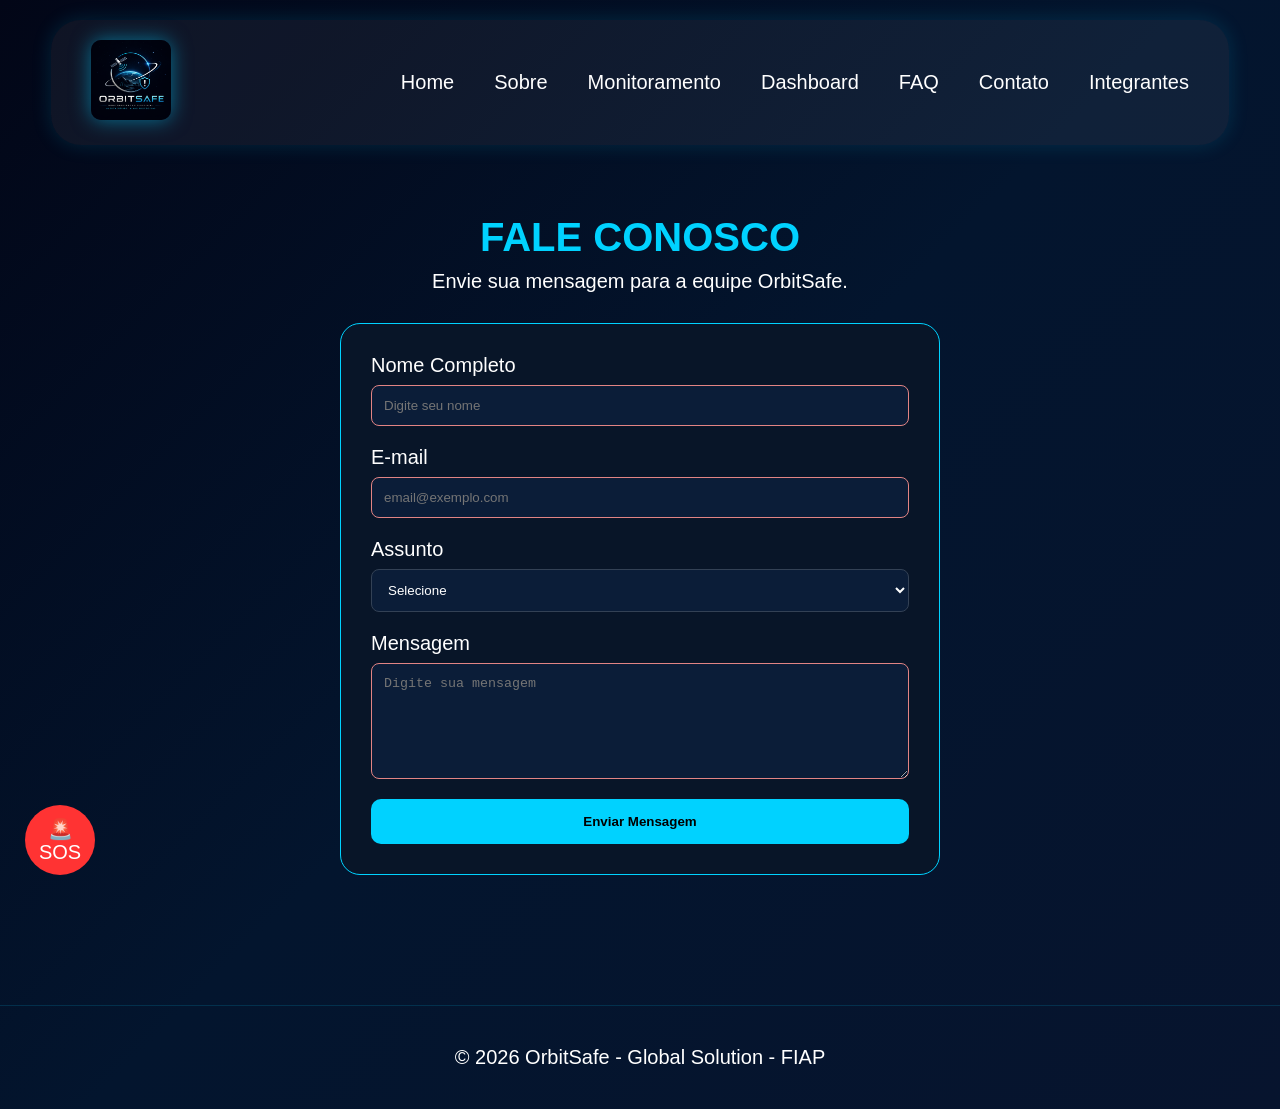
<file: pages/contato.html>
<!doctype html>
<html lang="pt-br">

<head>

    <!-- Configurações básicas da página -->
    <meta charset="UTF-8">
    <meta name="viewport" content="width=device-width, initial-scale=1.0">

    <!-- Título exibido na aba do navegador -->
    <title>OrbitSafe - Contato</title>

    <!-- Arquivos de estilo da página -->
    <link rel="stylesheet" href="../css/main.css">
    <link rel="stylesheet" href="../css/contato.css">

</head>

<body>

    <!-- Cabeçalho principal com logo e menu de navegação -->
    <header class="cabecalho">

        <nav class="cabecalho__navbar">

            <a href="../index.html" class="cabecalho__logo">
                <img src="../assets/logo.png" alt="Logo OrbitSafe">
            </a>

            <button id="menu-toggle" class="cabecalho__hamburger">
                ☰
            </button>

            <ul class="cabecalho__lista" id="nav-menu">

                <li class="cabecalho__item">
                    <a class="cabecalho__link" href="../index.html">
                        Home
                    </a>
                </li>

                <li class="cabecalho__item">
                    <a class="cabecalho__link" href="sobre.html">
                        Sobre
                    </a>
                </li>

                <li class="cabecalho__item">
                    <a class="cabecalho__link" href="monitoramento.html">
                        Monitoramento
                    </a>
                </li>

                <li class="cabecalho__item">
                    <a class="cabecalho__link" href="dashboard.html">
                        Dashboard
                    </a>
                </li>

                <li class="cabecalho__item">
                    <a class="cabecalho__link" href="faq.html">
                        FAQ
                    </a>
                </li>

                <li class="cabecalho__item">
                    <a class="cabecalho__link cabecalho__link--active" href="contato.html">
                        Contato
                    </a>
                </li>

                <li class="cabecalho__item">
                    <a class="cabecalho__link" href="integrantes.html">
                        Integrantes
                    </a>
                </li>

            </ul>

        </nav>

    </header>

    <!-- Conteúdo principal da página -->
    <main class="contato">

        <!-- Título da seção de contato -->
        <section class="contato__titulo">

            <h1>FALE CONOSCO</h1>

            <p>
                Envie sua mensagem para a equipe OrbitSafe.
            </p>

        </section>



        <!-- Formulário de contato -->
        <section class="contato__formulario">

            <!-- Envio das mensagens para o serviço FormSubmit -->
            <form action="https://formsubmit.co/andreluizramosforastieri32@gmail.com" method="POST">

                <!-- Desativa o captcha automático do FormSubmit -->
                <input type="hidden" name="_captcha" value="false">

                <!-- Campo Nome -->
                <div class="grupo-campo">

                    <label for="nome">
                        Nome Completo
                    </label>

                    <input type="text" id="nome" name="nome" required placeholder="Digite seu nome">

                </div>


                <!-- Campo E-mail -->
                <div class="grupo-campo">

                    <label for="email">
                        E-mail
                    </label>

                    <input type="email" id="email" name="email" required placeholder="email@exemplo.com">

                </div>


                <!-- Campo Assunto -->
                <div class="grupo-campo">

                    <label for="assunto">
                        Assunto
                    </label>

                    <select id="assunto" name="assunto" required>

                        <option value="">
                            Selecione
                        </option>

                        <option value="Suporte Técnico">
                            Suporte Técnico
                        </option>

                        <option value="Parcerias">
                            Parcerias
                        </option>

                        <option value="Defesa Civil">
                            Defesa Civil
                        </option>

                    </select>

                </div>


                <!-- Campo Mensagem -->
                <div class="grupo-campo">

                    <label for="mensagem">
                        Mensagem
                    </label>

                    <textarea id="mensagem" name="mensagem" rows="6" required
                        placeholder="Digite sua mensagem"></textarea>

                </div>


                <!-- Botão para envio do formulário -->
                <button type="submit" class="btn-principal">

                    Enviar Mensagem

                </button>

            </form>

        </section>

    </main>



    <!-- Rodapé do site -->
    <footer class="rodape">
        <p>© 2026 OrbitSafe - Global Solution - FIAP</p>
    </footer>

    <!-- Botão flutuante para abertura do SOS -->
    <button class="sos-btn" id="abrirSOS">
        🚨 SOS
    </button>

    <!-- Janela modal utilizada para envio de alertas emergenciais -->
    <div class="sos-modal" id="modalSOS">

        <div class="sos-conteudo">

            <h3>🚨 Emergência</h3>

            <!-- Campo para identificação do usuário -->
            <input type="text" placeholder="Nome">

            <!-- Campo para informar localização -->
            <input type="text" placeholder="Localização">

            <!-- Campo para descrição da ocorrência -->
            <textarea placeholder="Descreva a situação"></textarea>

            <!-- Botão para envio do alerta -->
            <button class="sos-enviar" id="enviarSOS">
                Transmitir
            </button>

            <!-- Botão para fechar a janela -->
            <button class="sos-fechar" id="fecharSOS">
                Fechar
            </button>

        </div>

    </div>

    <!-- Integração do chatbot IBM Watson Assistant -->
    <script>

        window.watsonAssistantChatOptions = {

            // ID da integração criada no IBM Watson
            integrationID: "79fb87eb-c816-4fd3-aa18-846c47cedc20",

            // Região onde o serviço está hospedado
            region: "https://integrations.us-south.assistant.watson.appdomain.cloud",

            // ID da instância do serviço Watson Assistant
            serviceInstanceID: "0177986c-b5c0-4d7f-a7f8-b4a819fe3eaa",

            // Renderiza o chatbot ao carregar
            onLoad: async (instance) => {
                await instance.render();
            }
        };

        // Carrega dinamicamente o script do chatbot
        setTimeout(function () {

            const t = document.createElement('script');

            t.src =
                "https://web-chat.global.assistant.watson.appdomain.cloud/versions/" +
                (window.watsonAssistantChatOptions.clientVersion || 'latest') +
                "/WatsonAssistantChatEntry.js";

            document.head.appendChild(t);

        });

    </script>

    <!-- Script principal do projeto -->
    <script src="../js/script.js"></script>

</body>

</html>
</file>
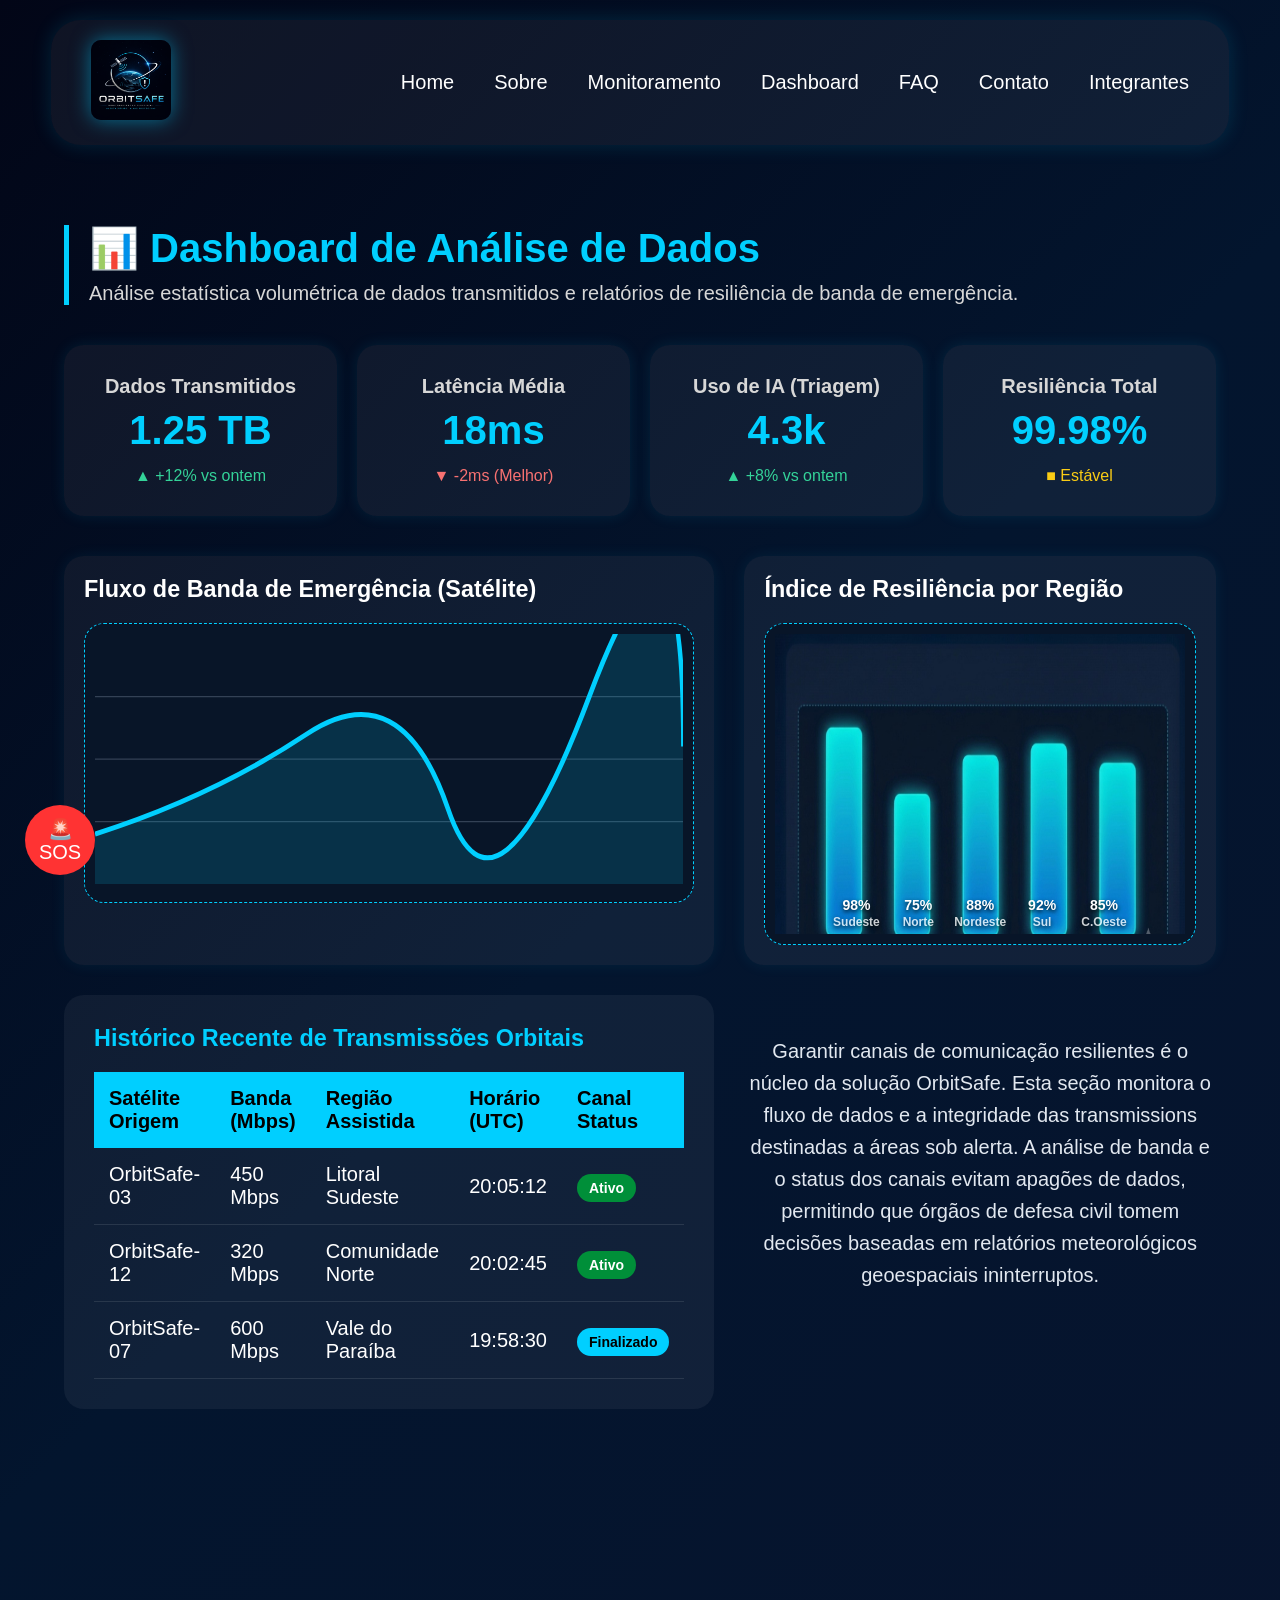
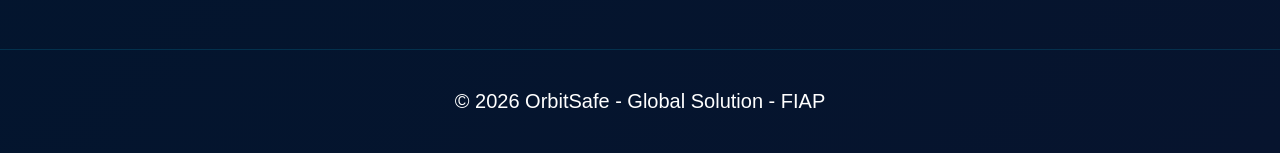
<file: pages/dashboard.html>
<!DOCTYPE html>
<html lang="pt-BR">

<head>
    <meta charset="UTF-8">
    <meta name="viewport" content="width=device-width, initial-scale=1.0">
    <meta name="description"
        content="OrbitSafe - Dashboard de monitoramento de dados, banda e relatórios da rede orbital de comunicação.">
    <title>OrbitSafe - Dashboard de Análise</title>


    <link rel="stylesheet" href="../css/main.css">
    <link rel="stylesheet" href="../css/dashboard.css">

</head>

<body>

    <!-- Cabeçalho principal com logo e menu de navegação -->

    <header class="cabecalho">

        <nav class="cabecalho__navbar">

            <a href="../index.html" class="cabecalho__logo">
                <img src="../assets/logo.png" alt="Logo OrbitSafe">
            </a>

            <button id="menu-toggle" class="cabecalho__hamburger">
                ☰
            </button>

            <ul class="cabecalho__lista" id="nav-menu">

                <li class="cabecalho__item">
                    <a class="cabecalho__link" href="../index.html">
                        Home
                    </a>
                </li>

                <li class="cabecalho__item">
                    <a class="cabecalho__link" href="./sobre.html">
                        Sobre
                    </a>
                </li>

                <li class="cabecalho__item">
                    <a class="cabecalho__link" href="./monitoramento.html">
                        Monitoramento
                    </a>
                </li>

                <li class="cabecalho__item">
                    <a class="cabecalho__link cabecalho__link--active" href="./dashboard.html">
                        Dashboard
                    </a>
                </li>

                <li class="cabecalho__item">
                    <a class="cabecalho__link" href="./faq.html">
                        FAQ
                    </a>
                </li>

                <li class="cabecalho__item">
                    <a class="cabecalho__link" href="./contato.html">
                        Contato
                    </a>
                </li>

                <li class="cabecalho__item">
                    <a class="cabecalho__link" href="./integrantes.html">
                        Integrantes
                    </a>
                </li>

            </ul>

        </nav>

    </header>

    <!-- Área principal do dashboard -->

    <main class="container-dashboard" id="conteudo-principal">

        <section class="titulo-dashboard" aria-labelledby="header-dashboard">
            <h2 id="header-dashboard">📊 Dashboard de Análise de Dados</h2>
            <p>Análise estatística volumétrica de dados transmitidos e relatórios de resiliência de banda de emergência.
            </p>
        </section>

        <!-- Cards com os indicadores mais importantes do sistema -->

        <section class="grid-metricas" aria-label="Principais métricas operacionais">
            <div class="card-metrica">
                <h4>Dados Transmitidos</h4>
                <div class="valor-metrica" id="dado-trans">1.25 TB</div>
                <span class="tendencia alta">▲ +12% vs ontem</span>
            </div>
            <div class="card-metrica">
                <h4>Latência Média</h4>
                <div class="valor-metrica" id="latencia-med">18ms</div>
                <span class="tendencia baixa">▼ -2ms (Melhor)</span>
            </div>
            <div class="card-metrica">
                <h4>Uso de IA (Triagem)</h4>
                <div class="valor-metrica" id="ia-triagem">4.3k</div>
                <span class="tendencia alta">▲ +8% vs ontem</span>
            </div>
            <div class="card-metrica">
                <h4>Resiliência Total</h4>
                <div class="valor-metrica" id="resiliencia-tot">99.98%</div>
                <span class="tendencia estavel">■ Estável</span>
            </div>
        </section>

        <!-- Área que reúne os gráficos do dashboard -->

        <div class="grade-dashboard">

            <!-- Gráfico de fluxo de banda transmitida pelos satélites -->

            <section class="bloco-grafico" aria-labelledby="grafico-trafego">
                <h3 id="grafico-trafego">Fluxo de Banda de Emergência (Satélite)</h3>
                <div class="area-grafico-ficticio" role="img"
                    aria-label="Gráfico de linha mostrando um pico de consumo de dados às 14:00 na Região Sudeste, estabilizando logo em seguida.">
                    <svg class="chart-svg" viewBox="0 0 500 200" preserveAspectRatio="none">
                        <defs>
                            <linearGradient id="cyan-gradient" x1="0" y1="0" x2="0" y2="1">
                                <stop offset="0%" stop-color="var(--primary-cyan)"></stop>
                                <stop offset="100%" stop-color="var(--primary-blue)"></stop>
                            </linearGradient>
                            <linearGradient id="area-gradient" x1="0" y1="0" x2="0" y2="1">
                                <stop offset="0%" stop-color="rgba(0, 240, 255, 0.15)"></stop>
                                <stop offset="100%" stop-color="rgba(2, 6, 23, 0)"></stop>
                            </linearGradient>
                        </defs>
                        <line x1="0" y1="50" x2="500" y2="50" class="chart-grid-line"></line>
                        <line x1="0" y1="100" x2="500" y2="100" class="chart-grid-line"></line>
                        <line x1="0" y1="150" x2="500" y2="150" class="chart-grid-line"></line>
                        <path d="M0 160 Q 100 130 180 80 T 300 140 T 420 50 T 500 90 L 500 200 L 0 200 Z"
                            class="chart-line-bg"></path>
                        <path d="M0 160 Q 100 130 180 80 T 300 140 T 420 50 T 500 90" class="chart-line"></path>
                    </svg>
                </div>
            </section>

            <!-- Gráfico comparativo de resiliência por região -->
            <section class="bloco-grafico" aria-labelledby="grafico-resiliencia">
                <h3 id="grafico-resiliencia">Índice de Resiliência por Região</h3>
                <div class="area-grafico-ficticio" role="img"
                    aria-label="Gráfico de barras indicando 98% de resiliência na Região Sudeste, 75% na Região Norte, 88% na Nordeste, 92% na Sul e 85% na Centro-Oeste.">

                    <div class="bar-chart-container">
                        <div class="container-grafico-resiliencia">
                            <img src="../assets/grafico2.png" alt="Gráfico de Barras - Resiliência"
                                class="imagem-grafico-barras">
                        </div>

                        <div class="container-legendas-regiao">
                            <div class="legenda-item">
                                <span>98%</span>
                                <small>Sudeste</small>
                            </div>
                            <div class="legenda-item">
                                <span>75%</span>
                                <small>Norte</small>
                            </div>
                            <div class="legenda-item">
                                <span>88%</span>
                                <small>Nordeste</small>
                            </div>
                            <div class="legenda-item">
                                <span>92%</span>
                                <small>Sul</small>
                            </div>
                            <div class="legenda-item">
                                <span>85%</span>
                                <small>C.Oeste</small>
                            </div>
                        </div>
                    </div>

                </div>
            </section>

            <!-- Tabela com o histórico das transmissões realizadas -->

            <section class="secao-tabela" aria-labelledby="titulo-tabela">
                <h3 id="titulo-tabela">Histórico Recente de Transmissões Orbitais</h3>
                <div class="tabela-wrapper">
                    <table class="tabela-dados">
                        <thead>
                            <tr>
                                <th>Satélite Origem</th>
                                <th>Banda (Mbps)</th>
                                <th>Região Assistida</th>
                                <th>Horário (UTC)</th>
                                <th>Canal Status</th>
                            </tr>
                        </thead>
                        <tbody>
                            <tr>
                                <td>OrbitSafe-03</td>
                                <td>450 Mbps</td>
                                <td>Litoral Sudeste</td>
                                <td>20:05:12</td>
                                <td><span class="badge-status ativo">Ativo</span></td>
                            </tr>
                            <tr>
                                <td>OrbitSafe-12</td>
                                <td>320 Mbps</td>
                                <td>Comunidade Norte</td>
                                <td>20:02:45</td>
                                <td><span class="badge-status ativo">Ativo</span></td>
                            </tr>
                            <tr>
                                <td>OrbitSafe-07</td>
                                <td>600 Mbps</td>
                                <td>Vale do Paraíba</td>
                                <td>19:58:30</td>
                                <td><span class="badge-status completo">Finalizado</span></td>
                            </tr>
                        </tbody>
                    </table>
                </div>

            </section>

            <p class="texto-satelite">Garantir canais de comunicação resilientes é o núcleo da solução OrbitSafe. Esta
                seção
                monitora o fluxo de dados e a integridade das transmissions destinadas a áreas sob alerta. A análise de
                banda e o status dos canais evitam apagões de dados, permitindo que órgãos de defesa civil tomem
                decisões
                baseadas em relatórios meteorológicos geoespaciais ininterruptos.</p>

    </main>

    <!-- Rodapé institucional do projeto -->

    <footer class="rodape">
        <p>© 2026 OrbitSafe - Global Solution - FIAP</p>
    </footer>

    <!-- Botão de acesso rápido para envio de SOS -->

    <button class="sos-btn" id="abrirSOS">
        🚨 SOS
    </button>

    <!-- Janela modal para envio de mensagens de emergência -->

    <div class="sos-modal" id="modalSOS">

        <div class="sos-conteudo">

            <h3>🚨 Emergência</h3>

            <input type="text" placeholder="Nome">

            <input type="text" placeholder="Localização">

            <textarea placeholder="Descreva a situação"></textarea>

            <button class="sos-enviar" id="enviarSOS">
                Transmitir
            </button>

            <button class="sos-fechar" id="fecharSOS">
                Fechar
            </button>

        </div>

    </div>

    <!-- Integração do chatbot IBM Watson Assistant -->

    <script>
        window.watsonAssistantChatOptions = {
            integrationID: "79fb87eb-c816-4fd3-aa18-846c47cedc20", // The ID of this integration.
            region: "https://integrations.us-south.assistant.watson.appdomain.cloud", // The region your integration is hosted in.
            serviceInstanceID: "0177986c-b5c0-4d7f-a7f8-b4a819fe3eaa", // The ID of your service instance.
            onLoad: async (instance) => { await instance.render(); }
        };
        setTimeout(function () {
            const t = document.createElement('script');
            t.src = "https://web-chat.global.assistant.watson.appdomain.cloud/versions/" + (window.watsonAssistantChatOptions.clientVersion || 'latest') + "/WatsonAssistantChatEntry.js";
            document.head.appendChild(t);
        });
    </script>

    <!-- Script principal com as funcionalidades da página -->

    <script src="../js/script.js"></script>

</body>

</html>
</file>
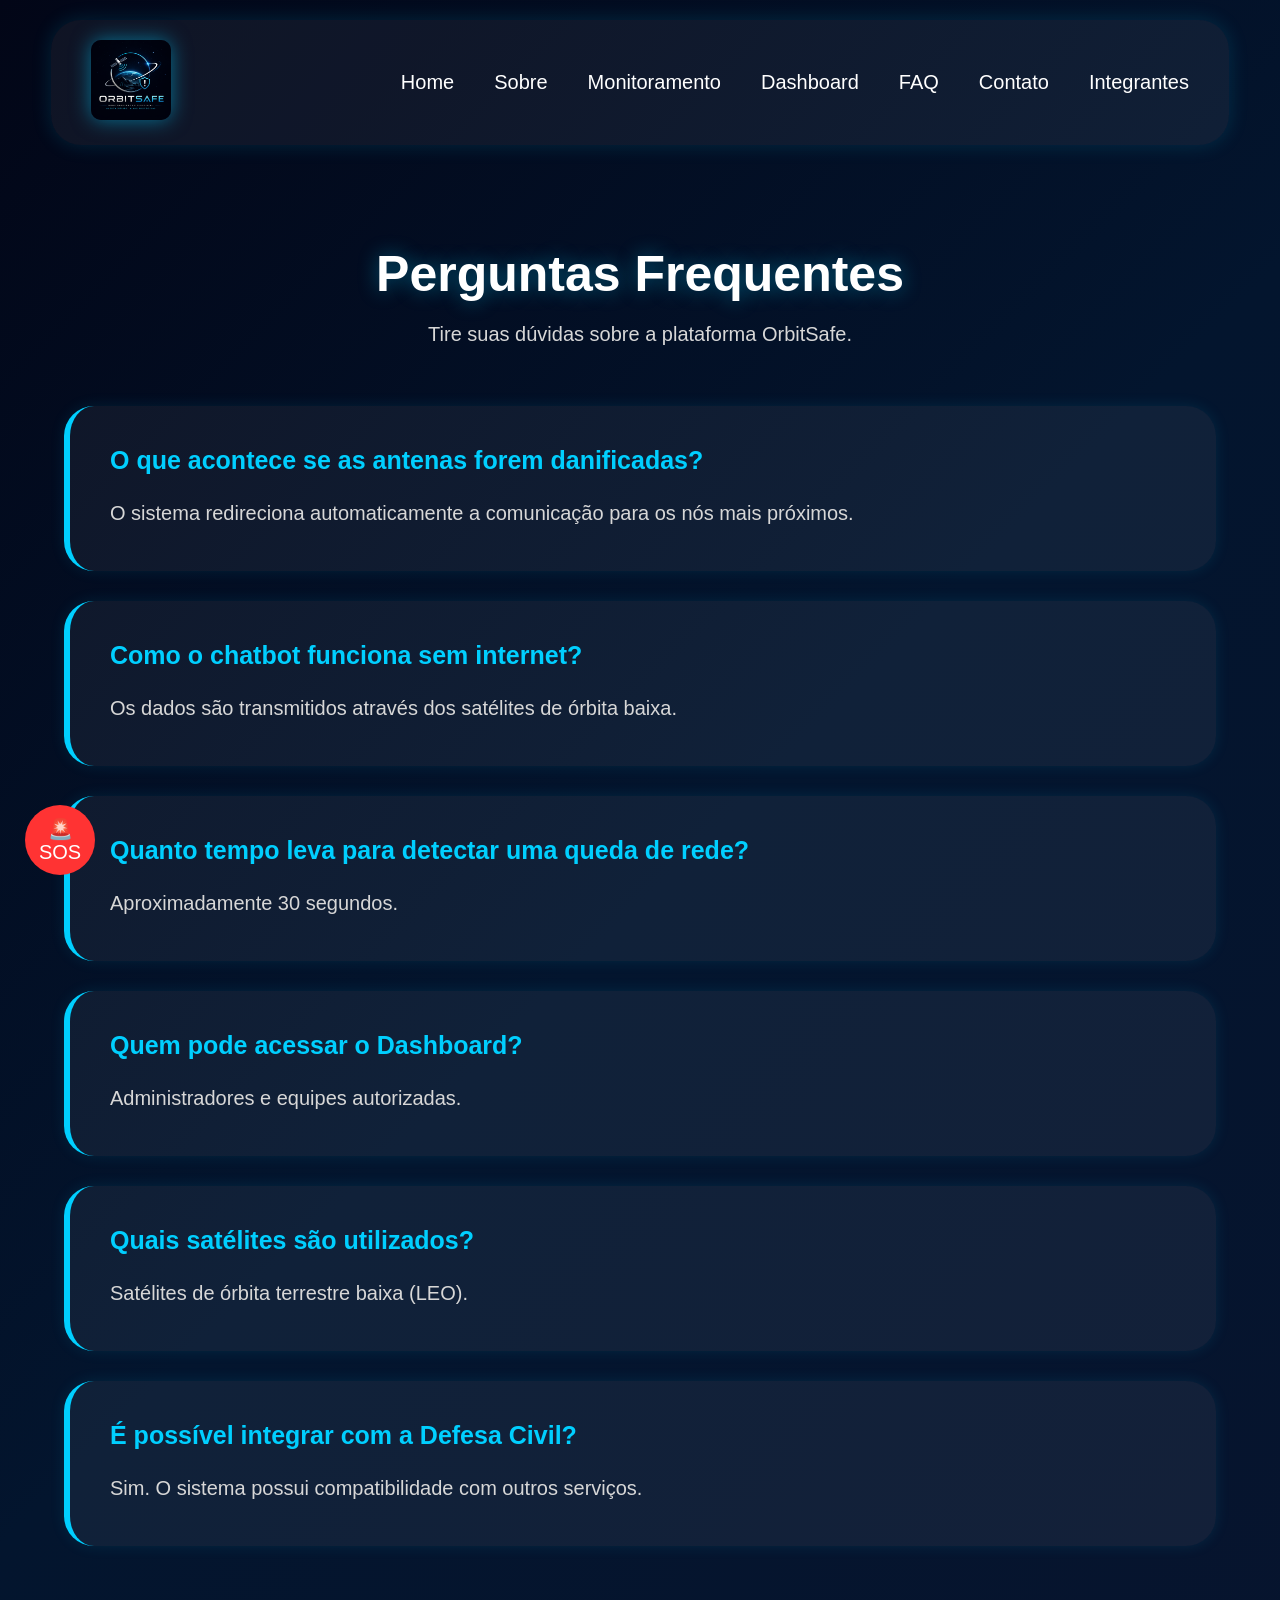
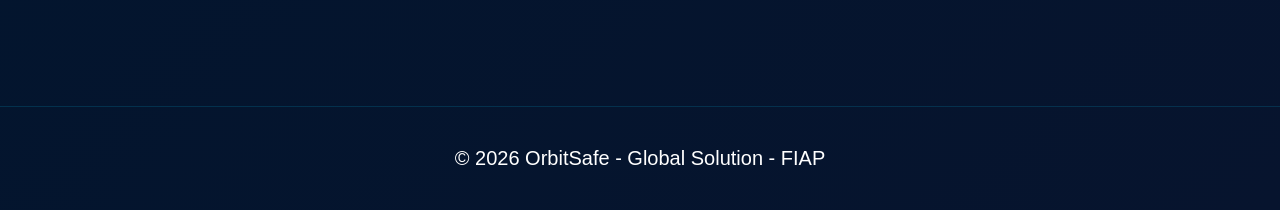
<file: pages/faq.html>
<!doctype html>
<html lang="pt-br">

<head>

    <meta charset="UTF-8">
    <meta name="viewport" content="width=device-width, initial-scale=1.0">

    <title>OrbitSafe - FAQ</title>

    <link rel="stylesheet" href="../css/main.css">
    <link rel="stylesheet" href="../css/faq.css">

</head>

<body>

    <!-- Cabeçalho principal contendo a logo e o menu de navegação -->
    <header class="cabecalho">

        <nav class="cabecalho__navbar">

            <a href="../index.html" class="cabecalho__logo">
                <img src="../assets/logo.png" alt="Logo OrbitSafe">
            </a>

            <button id="menu-toggle" class="cabecalho__hamburger">
                ☰
            </button>

            <ul class="cabecalho__lista" id="nav-menu">

                <li class="cabecalho__item">
                    <a class="cabecalho__link" href="../index.html">
                        Home
                    </a>
                </li>

                <li class="cabecalho__item">
                    <a class="cabecalho__link" href="./sobre.html">
                        Sobre
                    </a>
                </li>

                <li class="cabecalho__item">
                    <a class="cabecalho__link" href="./monitoramento.html">
                        Monitoramento
                    </a>
                </li>

                <li class="cabecalho__item">
                    <a class="cabecalho__link" href="./dashboard.html">
                        Dashboard
                    </a>
                </li>

                <li class="cabecalho__item">
                    <a class="cabecalho__link cabecalho__link--active" href="./faq.html">
                        FAQ
                    </a>
                </li>

                <li class="cabecalho__item">
                    <a class="cabecalho__link" href="./contato.html">
                        Contato
                    </a>
                </li>

                <li class="cabecalho__item">
                    <a class="cabecalho__link" href="./integrantes.html">
                        Integrantes
                    </a>
                </li>

            </ul>

        </nav>

    </header>

    <!-- Conteúdo principal da página de perguntas frequentes -->
    <main class="faq">

        <!-- Seção de apresentação do FAQ -->
        <section class="faq__titulo">

            <h1>

                Perguntas Frequentes

            </h1>

            <p>

                Tire suas dúvidas sobre a plataforma OrbitSafe.

            </p>

        </section>

        <!-- Container que reúne as perguntas e respostas mais comuns -->
        <div class="faq__container">

            <!-- Pergunta sobre redundância de comunicação -->
            <section class="faq__card">

                <h2>

                    O que acontece se as antenas forem danificadas?

                </h2>

                <p>

                    O sistema redireciona automaticamente a comunicação para os nós mais próximos.

                </p>

            </section>

            <!-- Pergunta sobre funcionamento do chatbot em áreas sem internet -->
            <section class="faq__card">

                <h2>

                    Como o chatbot funciona sem internet?

                </h2>

                <p>

                    Os dados são transmitidos através dos satélites de órbita baixa.

                </p>

            </section>

            <!-- Pergunta sobre o tempo de detecção de falhas -->
            <section class="faq__card">

                <h2>

                    Quanto tempo leva para detectar uma queda de rede?

                </h2>

                <p>

                    Aproximadamente 30 segundos.

                </p>

            </section>

            <!-- Pergunta sobre permissões de acesso ao dashboard -->
            <section class="faq__card">

                <h2>

                    Quem pode acessar o Dashboard?

                </h2>

                <p>

                    Administradores e equipes autorizadas.

                </p>

            </section>

            <!-- Pergunta sobre os satélites utilizados pela solução -->
            <section class="faq__card">

                <h2>

                    Quais satélites são utilizados?

                </h2>

                <p>

                    Satélites de órbita terrestre baixa (LEO).

                </p>

            </section>

            <!-- Pergunta sobre integração com órgãos de emergência -->
            <section class="faq__card">

                <h2>

                    É possível integrar com a Defesa Civil?

                </h2>

                <p>

                    Sim. O sistema possui compatibilidade com outros serviços.

                </p>

            </section>

        </div>

    </main>

    <!-- Rodapé com informações institucionais do projeto -->
    <footer class="rodape">
        <p>© 2026 OrbitSafe - Global Solution - FIAP</p>
    </footer>

    <!-- Botão de acesso rápido para envio de alertas SOS -->
    <button class="sos-btn" id="abrirSOS">
        🚨 SOS
    </button>

    <!-- Modal utilizado para registrar solicitações de emergência -->
    <div class="sos-modal" id="modalSOS">

        <div class="sos-conteudo">

            <h3>🚨 Emergência</h3>

            <input type="text" placeholder="Nome">

            <input type="text" placeholder="Localização">

            <textarea placeholder="Descreva a situação"></textarea>

            <button class="sos-enviar" id="enviarSOS">
                Transmitir
            </button>

            <button class="sos-fechar" id="fecharSOS">
                Fechar
            </button>

        </div>

    </div>

    <!-- Integração do chatbot IBM Watson Assistant -->
    <script>
        window.watsonAssistantChatOptions = {
            integrationID: "79fb87eb-c816-4fd3-aa18-846c47cedc20",
            region: "https://integrations.us-south.assistant.watson.appdomain.cloud",
            serviceInstanceID: "0177986c-b5c0-4d7f-a7f8-b4a819fe3eaa",
            onLoad: async (instance) => { await instance.render(); }
        };
        setTimeout(function () {
            const t = document.createElement('script');
            t.src = "https://web-chat.global.assistant.watson.appdomain.cloud/versions/" + (window.watsonAssistantChatOptions.clientVersion || 'latest') + "/WatsonAssistantChatEntry.js";
            document.head.appendChild(t);
        });
    </script>

    <!-- Script responsável pelas funcionalidades interativas da página -->
    <script src="../js/script.js"></script>

</body>

</html>
</file>
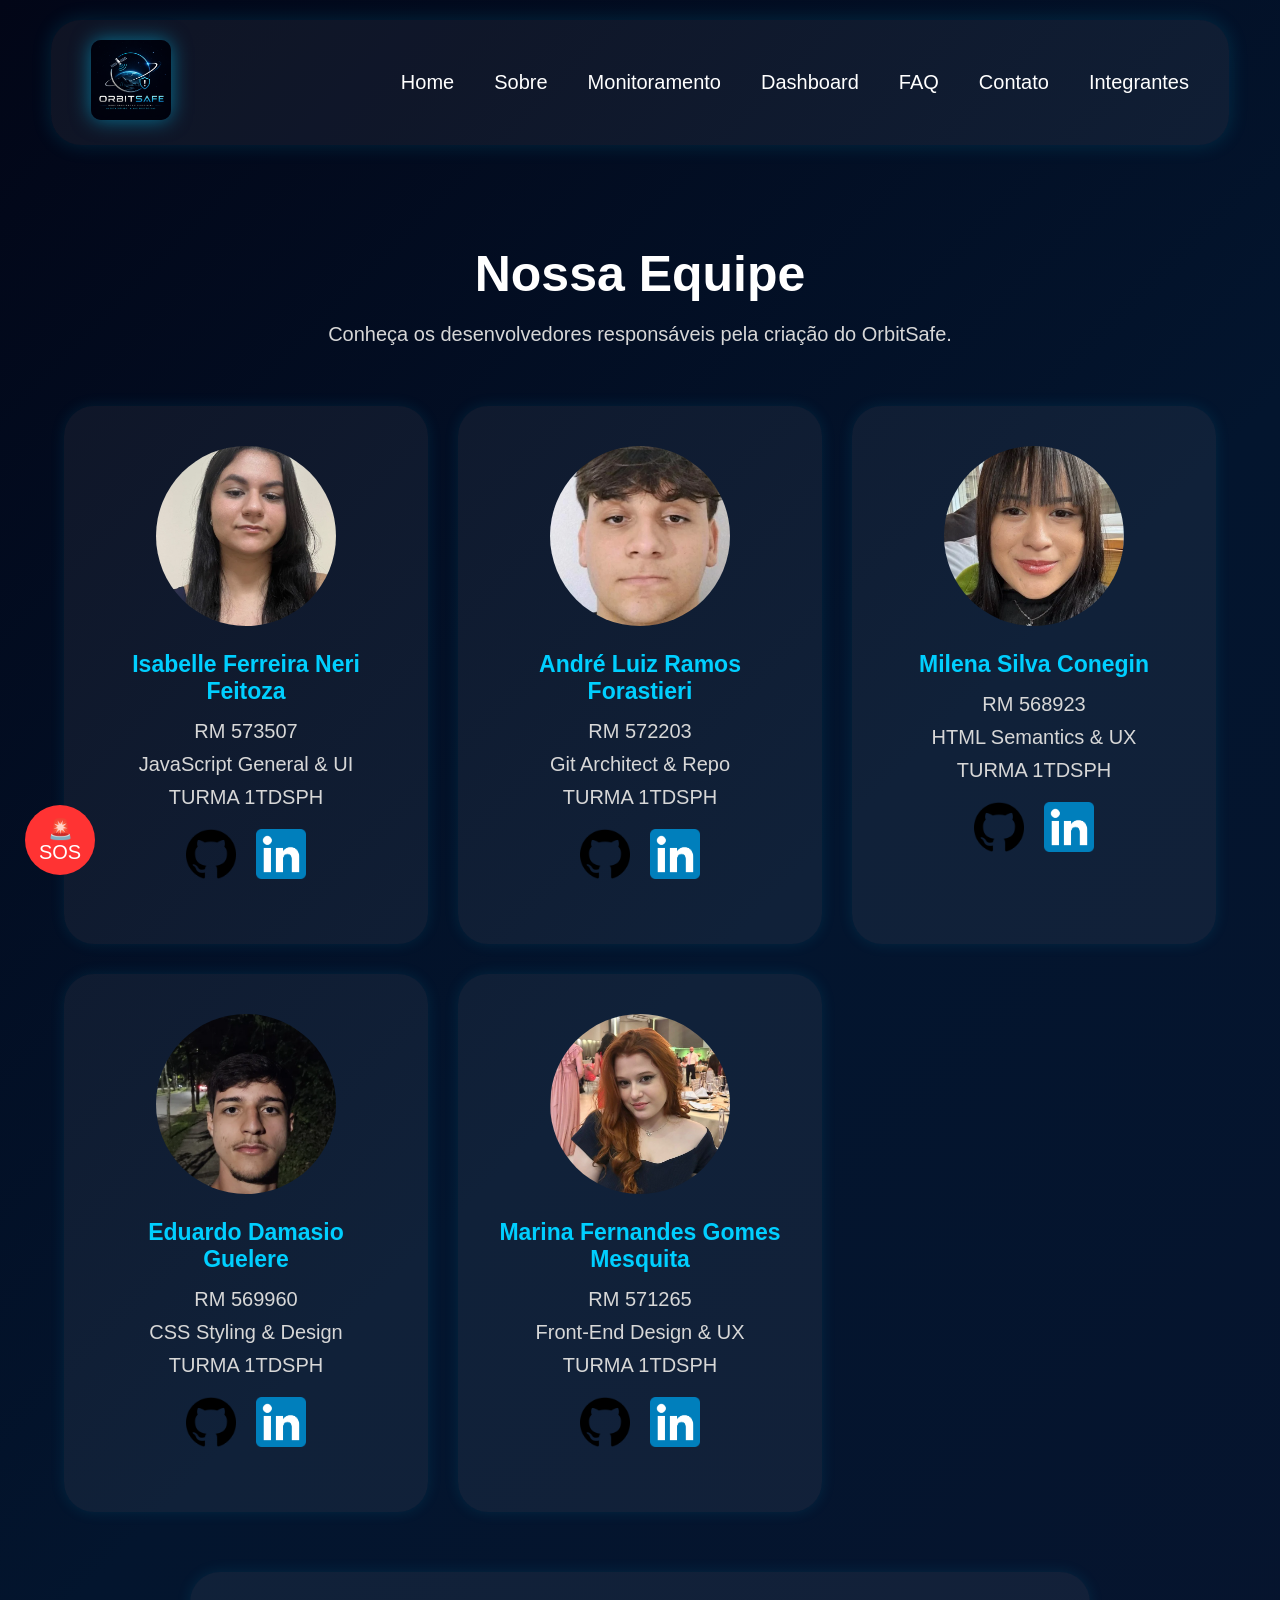
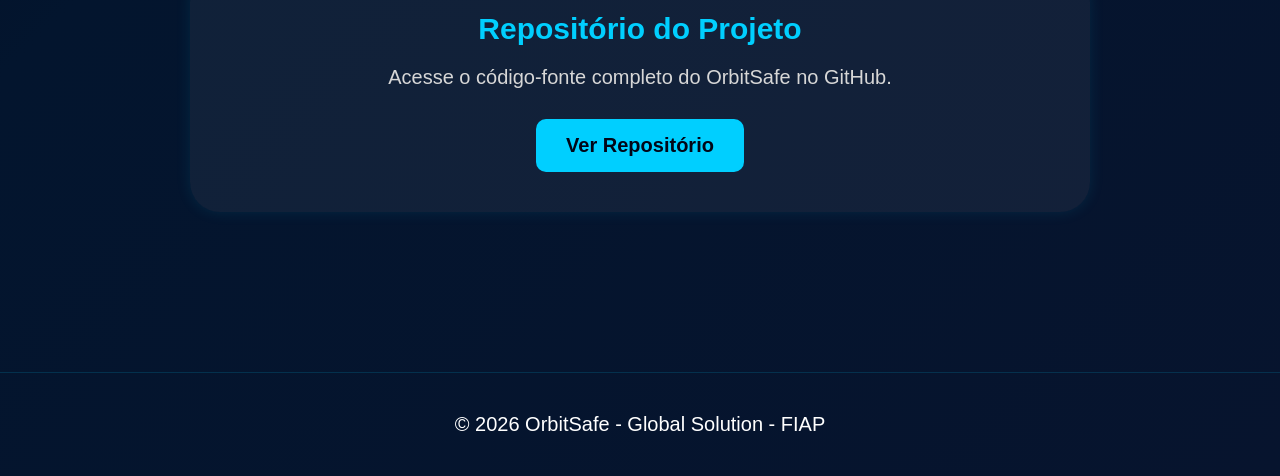
<file: pages/integrantes.html>
<!doctype html>
<html lang="pt-br">

<head>

    <meta charset="UTF-8">
    <meta name="viewport" content="width=device-width, initial-scale=1.0">

    <title>OrbitSafe - Integrantes</title>

    <link rel="stylesheet" href="../css/main.css">
    <link rel="stylesheet" href="../css/integrantes.css">

</head>

<body>

    <!-- Cabeçalho principal contendo a logo e o menu de navegação -->
    <header class="cabecalho">

        <nav class="cabecalho__navbar">

            <a href="../index.html" class="cabecalho__logo">
                <img src="../assets/logo.png" alt="Logo OrbitSafe">
            </a>

            <button id="menu-toggle" class="cabecalho__hamburger">
                ☰
            </button>

            <ul class="cabecalho__lista" id="nav-menu">

                <li class="cabecalho__item">
                    <a class="cabecalho__link" href="../index.html">Home</a>
                </li>

                <li class="cabecalho__item">
                    <a class="cabecalho__link" href="./sobre.html">Sobre</a>
                </li>

                <li class="cabecalho__item">
                    <a class="cabecalho__link" href="./monitoramento.html">Monitoramento</a>
                </li>

                <li class="cabecalho__item">
                    <a class="cabecalho__link" href="./dashboard.html">Dashboard</a>
                </li>

                <li class="cabecalho__item">
                    <a class="cabecalho__link" href="./faq.html">FAQ</a>
                </li>

                <li class="cabecalho__item">
                    <a class="cabecalho__link" href="./contato.html">Contato</a>
                </li>

                <li class="cabecalho__item">
                    <a class="cabecalho__link cabecalho__link--active" href="./integrantes.html">
                        Integrantes
                    </a>
                </li>

            </ul>

        </nav>

    </header>

    <!-- Conteúdo principal da página de integrantes -->
    <main class="integrantes">

        <!-- Seção de apresentação da equipe do projeto -->
        <section class="integrantes__titulo">

            <h1>Nossa Equipe</h1>

            <p>
                Conheça os desenvolvedores responsáveis pela criação do OrbitSafe.
            </p>

        </section>

        <!-- Container que reúne todos os membros da equipe -->
        <div class="integrantes__container">

            <!-- Card com informações da integrante Isabelle -->
            <section class="integrante">

                <img src="../assets/integranteIsabelle.png" alt="Isabelle Ferreira">

                <h2>Isabelle Ferreira Neri Feitoza</h2>

                <p>RM 573507</p>

                <p>JavaScript General & UI</p>

                <p>TURMA 1TDSPH</p>

                <div class="integrante__links">

                    <a href="https://github.com/isabelleferreiraa" target="_blank">

                        <img src="../assets/github.png" alt="GitHub">

                    </a>

                    <a href="https://www.linkedin.com/in/isabelle-ferreira-8844593ab/" target="_blank">

                        <img src="../assets/linkedin.png" alt="LinkedIn">

                    </a>

                </div>

            </section>

            <!-- Card com informações do integrante André -->
            <section class="integrante">

                <img src="../assets/integranteAndre.png" alt="André Ramos">

                <h2>André Luiz Ramos Forastieri</h2>

                <p>RM 572203</p>

                <p>Git Architect & Repo</p>

                <p>TURMA 1TDSPH</p>

                <div class="integrante__links">

                    <a href="https://github.com/AndreL050690" target="_blank">

                        <img src="../assets/github.png" alt="GitHub">

                    </a>

                    <a href="https://www.linkedin.com/in/andré-forastieri-a029913b1" target="_blank">

                        <img src="../assets/linkedin.png" alt="LinkedIn">

                    </a>

                </div>

            </section>

            <!-- Card com informações da integrante Milena -->
            <section class="integrante">

                <img src="../assets/integranteMilena.png" alt="Milena Conegin">

                <h2>Milena Silva Conegin</h2>

                <p>RM 568923</p>

                <p>HTML Semantics & UX</p>

                <p>TURMA 1TDSPH</p>

                <div class="integrante__links">

                    <a href="https://github.com/MilenaConegin" target="_blank">

                        <img src="../assets/github.png" alt="GitHub">

                    </a>

                    <a href="https://www.linkedin.com/in/milena-conegin-996b22269" target="_blank">

                        <img src="../assets/linkedin.png" alt="LinkedIn">

                    </a>

                </div>

            </section>

            <!-- Card com informações do integrante Eduardo -->
            <section class="integrante">

                <img src="../assets/integranteEduardo.png" alt="Eduardo Guelere">

                <h2>Eduardo Damasio Guelere</h2>

                <p>RM 569960</p>

                <p>CSS Styling & Design</p>

                <p>TURMA 1TDSPH</p>

                <div class="integrante__links">

                    <a href="https://github.com/Eduardoguelere" target="_blank">

                        <img src="../assets/github.png" alt="GitHub">

                    </a>

                    <a href="https://www.linkedin.com/in/eduardo-guelere-0902753b8/" target="_blank">

                        <img src="../assets/linkedin.png" alt="LinkedIn">

                    </a>

                </div>

            </section>

            <!-- Card com informações da integrante Marina -->
            <section class="integrante">

                <img src="../assets/integranteMarina.png" alt="Marina Fernandes">

                <h2>Marina Fernandes Gomes Mesquita</h2>

                <p>RM 571265</p>

                <p>Front-End Design & UX</p>

                <p>TURMA 1TDSPH</p>

                <div class="integrante__links">

                    <a href="https://github.com/marifernandesgm" target="_blank">

                        <img src="../assets/github.png" alt="GitHub">

                    </a>

                    <a href="https://www.linkedin.com/in/marifernandesgm-58460a40a" target="_blank">

                        <img src="../assets/linkedin.png" alt="LinkedIn">

                    </a>

                </div>

            </section>

        </div>

        <!-- Seção que disponibiliza o acesso ao repositório do projeto -->
        <section class="repositorio">

            <h2>Repositório do Projeto</h2>

            <p>
                Acesse o código-fonte completo do OrbitSafe no GitHub.
            </p>

            <a href="https://github.com/AndreL050690/ORBITSAFE" target="_blank" class="repositorio__botao">

                Ver Repositório

            </a>

        </section>

    </main>

    <!-- Rodapé com informações institucionais do projeto -->
    <footer class="rodape">
        <p>© 2026 OrbitSafe - Global Solution - FIAP</p>
    </footer>

    <!-- Botão de acesso rápido para envio de alertas SOS -->
    <button class="sos-btn" id="abrirSOS">
        🚨 SOS
    </button>

    <!-- Modal utilizado para registrar solicitações de emergência -->
    <div class="sos-modal" id="modalSOS">

        <div class="sos-conteudo">

            <h3>🚨 Emergência</h3>

            <input type="text" placeholder="Nome">

            <input type="text" placeholder="Localização">

            <textarea placeholder="Descreva a situação"></textarea>

            <button class="sos-enviar" id="enviarSOS">
                Transmitir
            </button>

            <button class="sos-fechar" id="fecharSOS">
                Fechar
            </button>

        </div>

    </div>

    <!-- Integração do chatbot IBM Watson Assistant -->
    <script>
        window.watsonAssistantChatOptions = {
            integrationID: "79fb87eb-c816-4fd3-aa18-846c47cedc20",
            region: "https://integrations.us-south.assistant.watson.appdomain.cloud",
            serviceInstanceID: "0177986c-b5c0-4d7f-a7f8-b4a819fe3eaa",
            onLoad: async (instance) => { await instance.render(); }
        };
        setTimeout(function () {
            const t = document.createElement('script');
            t.src = "https://web-chat.global.assistant.watson.appdomain.cloud/versions/" + (window.watsonAssistantChatOptions.clientVersion || 'latest') + "/WatsonAssistantChatEntry.js";
            document.head.appendChild(t);
        });
    </script>

    <!-- Script responsável pelas funcionalidades interativas da página -->
    <script src="../js/script.js"></script>

</body>

</html>
</file>
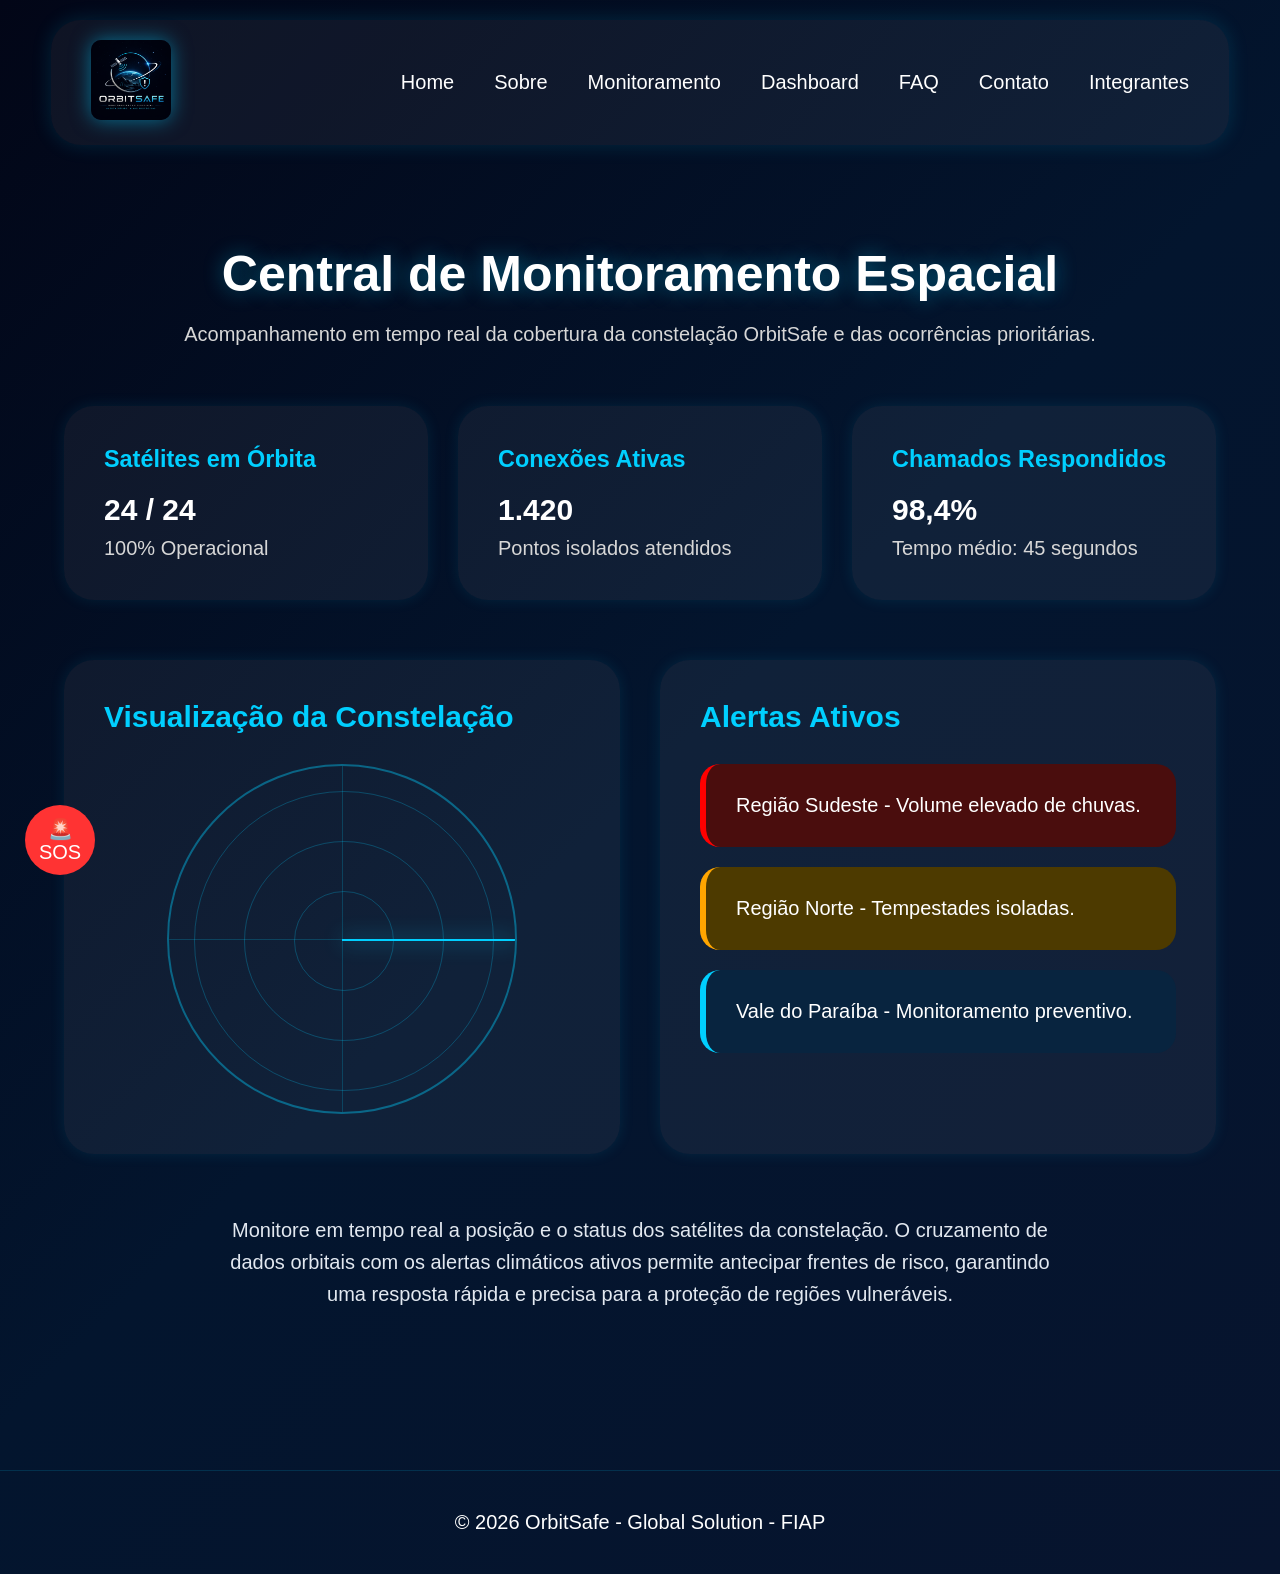
<file: pages/monitoramento.html>
<!doctype html>
<html lang="pt-br">

<head>

    <meta charset="UTF-8">
    <meta name="viewport" content="width=device-width, initial-scale=1.0">

    <title>OrbitSafe - Monitoramento</title>

    <link rel="stylesheet" href="../css/main.css">
    <link rel="stylesheet" href="../css/monitoramento.css">

</head>

<body>

    <!-- Cabeçalho principal contendo a logo e o menu de navegação -->
    <header class="cabecalho">

        <nav class="cabecalho__navbar">

            <a href="../index.html" class="cabecalho__logo">
                <img src="../assets/logo.png" alt="Logo OrbitSafe">
            </a>

            <button id="menu-toggle" class="cabecalho__hamburger">
                ☰
            </button>

            <ul class="cabecalho__lista" id="nav-menu">

                <li class="cabecalho__item">
                    <a class="cabecalho__link" href="../index.html">
                        Home
                    </a>
                </li>

                <li class="cabecalho__item">
                    <a class="cabecalho__link" href="./sobre.html">
                        Sobre
                    </a>
                </li>

                <li class="cabecalho__item">
                    <a class="cabecalho__link cabecalho__link--active" href="./monitoramento.html">
                        Monitoramento
                    </a>
                </li>

                <li class="cabecalho__item">
                    <a class="cabecalho__link" href="./dashboard.html">
                        Dashboard
                    </a>
                </li>

                <li class="cabecalho__item">
                    <a class="cabecalho__link" href="./faq.html">
                        FAQ
                    </a>
                </li>

                <li class="cabecalho__item">
                    <a class="cabecalho__link" href="./contato.html">
                        Contato
                    </a>
                </li>

                <li class="cabecalho__item">
                    <a class="cabecalho__link" href="./integrantes.html">
                        Integrantes
                    </a>
                </li>

            </ul>

        </nav>

    </header>

    <!-- Conteúdo principal da central de monitoramento -->
    <main class="container-monitoramento">

        <!-- Seção de apresentação da central de monitoramento -->
        <section class="titulo-central">

            <h1>

                Central de Monitoramento Espacial

            </h1>

            <p>

                Acompanhamento em tempo real da cobertura da constelação OrbitSafe e das ocorrências prioritárias.

            </p>

        </section>

        <!-- Cards com os principais indicadores operacionais do sistema -->
        <div class="cards-indicadores">

            <!-- Indicador da quantidade de satélites em operação -->
            <section class="card">

                <h3>Satélites em Órbita</h3>

                <p class="numero">

                    24 / 24

                </p>

                <p class="status">

                    100% Operacional

                </p>

            </section>

            <!-- Indicador das conexões ativas da plataforma -->
            <section class="card">

                <h3>Conexões Ativas</h3>

                <p class="numero">

                    1.420

                </p>

                <p class="status">

                    Pontos isolados atendidos

                </p>

            </section>

            <!-- Indicador da taxa de resposta aos chamados -->
            <section class="card">

                <h3>Chamados Respondidos</h3>

                <p class="numero">

                    98,4%

                </p>

                <p class="status">

                    Tempo médio: 45 segundos

                </p>

            </section>

        </div>

        <!-- Painel principal contendo radar e alertas ativos -->
        <div class="painel-grade">

            <!-- Área de visualização da constelação de satélites -->
            <section class="bloco-mapa">

                <h2>

                    Visualização da Constelação

                </h2>

                <div class="mapa-ficticio">

                    <!-- Elementos visuais que simulam um radar de monitoramento -->
                    <div class="radar-container">

                        <div class="radar-ring"></div>

                        <div class="radar-ring"></div>

                        <div class="radar-ring"></div>

                        <div class="radar-axis-h"></div>

                        <div class="radar-axis-v"></div>

                        <div class="radar-sweep"></div>

                    </div>

                </div>

            </section>

            <!-- Área responsável por exibir alertas e ocorrências monitoradas -->
            <section class="bloco-ocorrencias">

                <h2>

                    Alertas Ativos

                </h2>

                <ul class="lista-alertas">

                    <li class="alerta critico">

                        Região Sudeste - Volume elevado de chuvas.

                    </li>

                    <li class="alerta moderado">

                        Região Norte - Tempestades isoladas.

                    </li>

                    <li class="alerta informativo">

                        Vale do Paraíba - Monitoramento preventivo.

                    </li>

                </ul>

            </section>

        </div>

        <p class="texto-satelite">Monitore em tempo real a posição e o status dos satélites da constelação. O cruzamento
            de dados orbitais com os alertas climáticos ativos permite antecipar frentes de risco, garantindo uma
            resposta rápida e precisa para a proteção de regiões vulneráveis.</p>

    </main>

    <!-- Rodapé com informações institucionais do projeto -->
    <footer class="rodape">
        <p>© 2026 OrbitSafe - Global Solution - FIAP</p>
    </footer>

    <!-- Botão de acesso rápido para envio de alertas SOS -->
    <button class="sos-btn" id="abrirSOS">
        🚨 SOS
    </button>

    <!-- Modal utilizado para registrar solicitações de emergência -->
    <div class="sos-modal" id="modalSOS">

        <div class="sos-conteudo">

            <h3>🚨 Emergência</h3>

            <input type="text" placeholder="Nome">

            <input type="text" placeholder="Localização">

            <textarea placeholder="Descreva a situação"></textarea>

            <button class="sos-enviar" id="enviarSOS">
                Transmitir
            </button>

            <button class="sos-fechar" id="fecharSOS">
                Fechar
            </button>

        </div>

    </div>

    <!-- Integração do chatbot IBM Watson Assistant -->
    <script>
        window.watsonAssistantChatOptions = {
            integrationID: "79fb87eb-c816-4fd3-aa18-846c47cedc20",
            region: "https://integrations.us-south.assistant.watson.appdomain.cloud",
            serviceInstanceID: "0177986c-b5c0-4d7f-a7f8-b4a819fe3eaa",
            onLoad: async (instance) => { await instance.render(); }
        };
        setTimeout(function () {
            const t = document.createElement('script');
            t.src = "https://web-chat.global.assistant.watson.appdomain.cloud/versions/" + (window.watsonAssistantChatOptions.clientVersion || 'latest') + "/WatsonAssistantChatEntry.js";
            document.head.appendChild(t);
        });
    </script>

    <!-- Script responsável pelas funcionalidades interativas da página -->
    <script src="../js/script.js"></script>

</body>

</html>
</file>
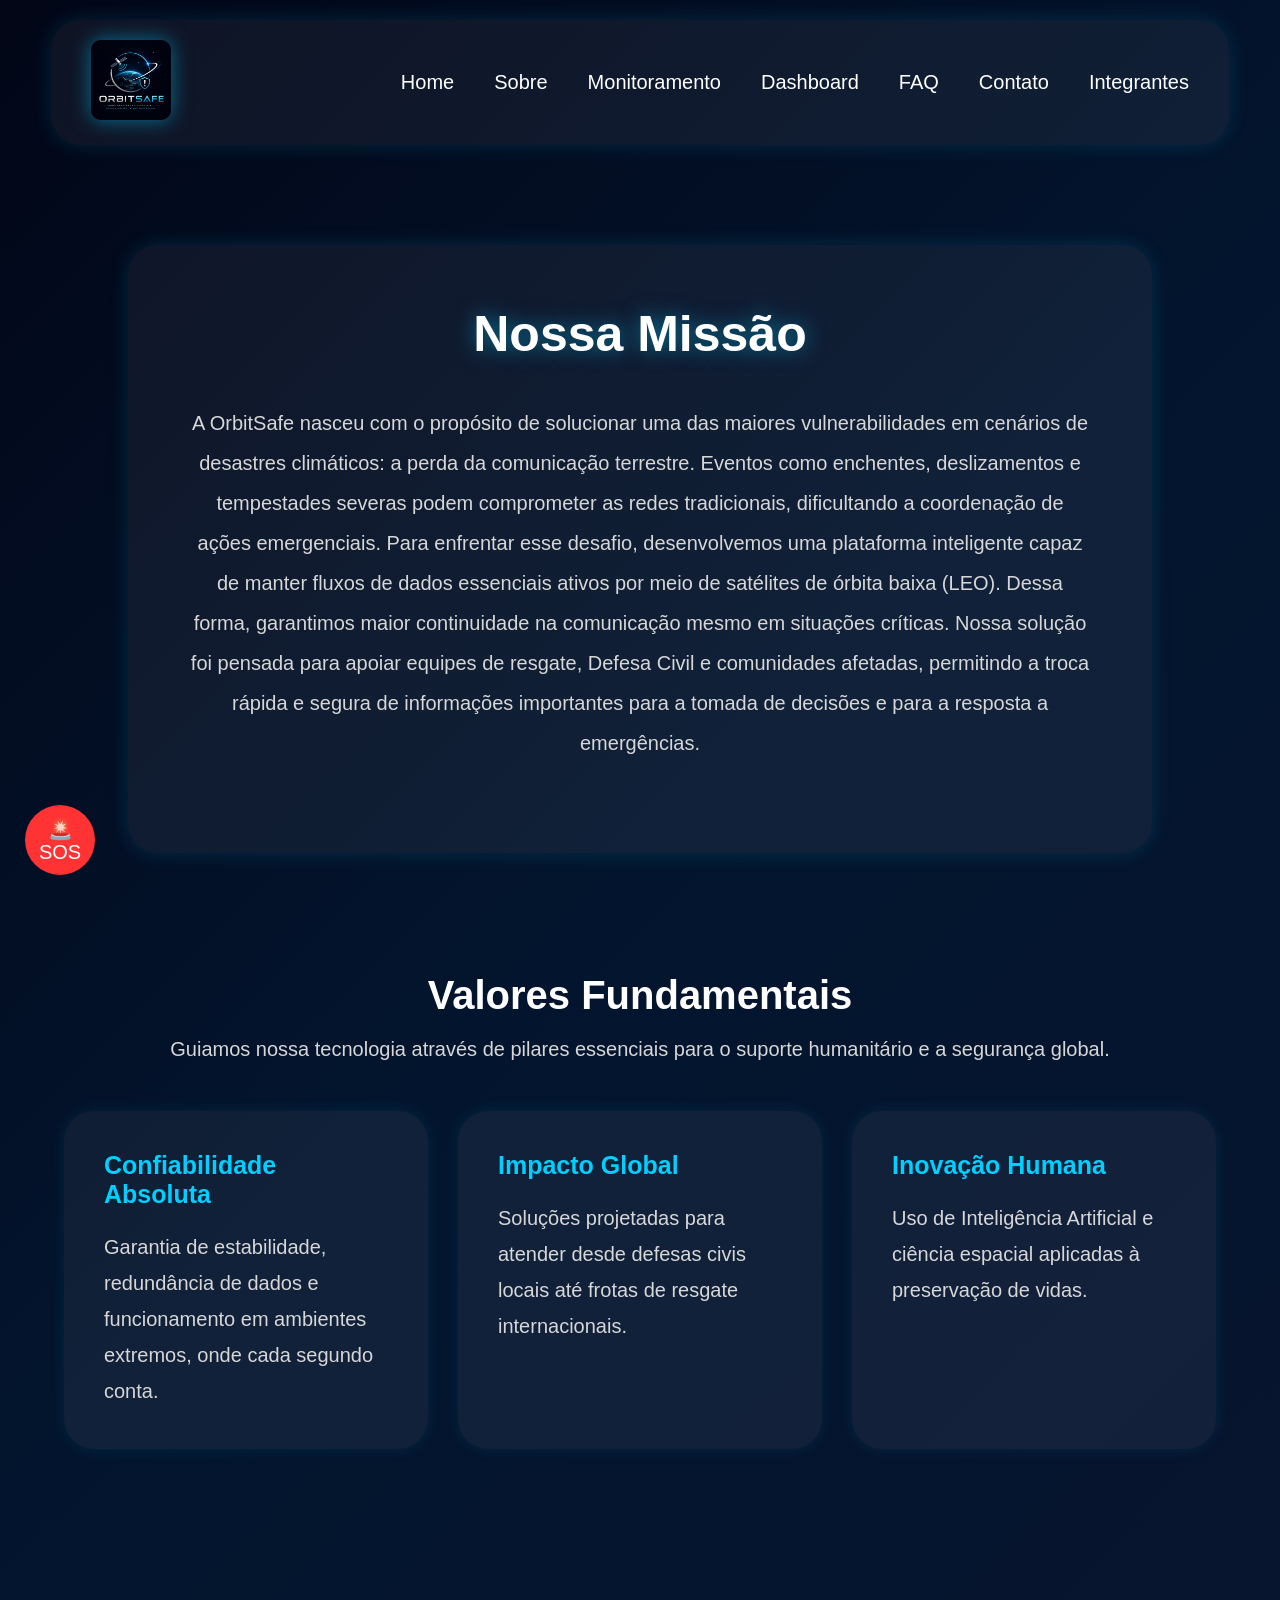
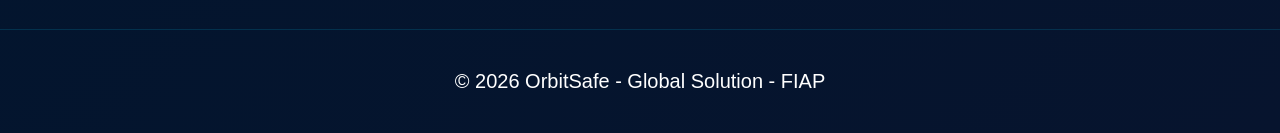
<file: pages/sobre.html>
<!doctype html>
<html lang="pt-br">

<head>
    <meta charset="UTF-8">
    <meta name="viewport" content="width=device-width, initial-scale=1.0">
    <title>OrbitSafe - Sobre</title>

    <link rel="stylesheet" href="../css/main.css">
    <link rel="stylesheet" href="../css/sobre.css">
</head>

<body>

    <!-- Cabeçalho principal contendo a logo e o menu de navegação -->

    <header class="cabecalho">

        <nav class="cabecalho__navbar">

            <a href="../index.html" class="cabecalho__logo">
                <img src="../assets/logo.png" alt="Logo OrbitSafe">
            </a>

            <button id="menu-toggle" class="cabecalho__hamburger">
                ☰
            </button>

            <ul class="cabecalho__lista" id="nav-menu">

                <li class="cabecalho__item">
                    <a class="cabecalho__link" href="../index.html">Home</a>
                </li>

                <li class="cabecalho__item">
                    <a class="cabecalho__link cabecalho__link--active" href="./sobre.html">Sobre</a>
                </li>

                <li class="cabecalho__item">
                    <a class="cabecalho__link" href="./monitoramento.html">Monitoramento</a>
                </li>

                <li class="cabecalho__item">
                    <a class="cabecalho__link" href="./dashboard.html">Dashboard</a>
                </li>

                <li class="cabecalho__item">
                    <a class="cabecalho__link" href="./faq.html">FAQ</a>
                </li>

                <li class="cabecalho__item">
                    <a class="cabecalho__link" href="./contato.html">Contato</a>
                </li>

                <li class="cabecalho__item">
                    <a class="cabecalho__link" href="./integrantes.html">Integrantes</a>
                </li>

            </ul>

        </nav>

    </header>

    <!-- Conteúdo principal da página Sobre -->

    <main class="conteudo">

        <!-- Seção que apresenta a missão e o propósito da OrbitSafe -->

        <section class="sobre">

            <div class="sobre__container">

                <h1 class="sobre__title">
                    Nossa Missão
                </h1>

                <p class="sobre__text">
                    A OrbitSafe nasceu com o propósito de solucionar uma das maiores vulnerabilidades em cenários de
                    desastres climáticos: a perda da comunicação terrestre. Eventos como enchentes, deslizamentos e
                    tempestades severas podem comprometer as redes tradicionais, dificultando a coordenação de ações
                    emergenciais.
                    Para enfrentar esse desafio, desenvolvemos uma plataforma inteligente capaz de manter fluxos de
                    dados essenciais ativos por meio de satélites de órbita baixa (LEO). Dessa forma, garantimos maior
                    continuidade na comunicação mesmo em situações críticas.
                    Nossa solução foi pensada para apoiar equipes de resgate, Defesa Civil e comunidades afetadas,
                    permitindo a troca rápida e segura de informações importantes para a tomada de decisões e para a
                    resposta a emergências.
                </p>



            </div>

        </section>

        <!-- Seção que apresenta os valores fundamentais do projeto -->

        <section class="valores">

            <div class="valores__cabecalho">

                <h2 class="valores__title">
                    Valores Fundamentais
                </h2>

                <p class="valores__text">
                    Guiamos nossa tecnologia através de pilares essenciais para o suporte
                    humanitário e a segurança global.
                </p>

            </div>

            <div class="valores__container">

                <!-- Card que destaca a confiabilidade da solução -->

                <section class="valores__card">

                    <h3 class="valores__sub-title">
                        Confiabilidade Absoluta
                    </h3>

                    <p>
                        Garantia de estabilidade, redundância de dados e funcionamento
                        em ambientes extremos, onde cada segundo conta.
                    </p>

                </section>


                <section class="valores__card">

                    <h3 class="valores__sub-title">
                        Impacto Global
                    </h3>

                    <p>
                        Soluções projetadas para atender desde defesas civis locais até
                        frotas de resgate internacionais.
                    </p>

                </section>

                <!-- Card que destaca a inovação tecnológica voltada à preservação de vidas -->

                <section class="valores__card">

                    <h3 class="valores__sub-title">
                        Inovação Humana
                    </h3>

                    <p>
                        Uso de Inteligência Artificial e ciência espacial aplicadas à
                        preservação de vidas.
                    </p>

                </section>

            </div>

        </section>

    </main>

    <!-- Rodapé com informações institucionais do projeto -->

    <footer class="rodape">
        <p>© 2026 OrbitSafe - Global Solution - FIAP</p>
    </footer>

    <!-- Botão de acesso rápido para envio de alertas SOS -->

    <button class="sos-btn" id="abrirSOS">
        🚨 SOS
    </button>

    <!-- Modal utilizado para registrar solicitações de emergência -->

    <div class="sos-modal" id="modalSOS">

        <div class="sos-conteudo">

            <h3>🚨 Emergência</h3>

            <input type="text" placeholder="Nome">

            <input type="text" placeholder="Localização">

            <textarea placeholder="Descreva a situação"></textarea>

            <button class="sos-enviar" id="enviarSOS">
                Transmitir
            </button>

            <button class="sos-fechar" id="fecharSOS">
                Fechar
            </button>

        </div>

    </div>

    <!-- Integração do chatbot IBM Watson Assistant -->

    <script>
        window.watsonAssistantChatOptions = {
            integrationID: "79fb87eb-c816-4fd3-aa18-846c47cedc20", // The ID of this integration.
            region: "https://integrations.us-south.assistant.watson.appdomain.cloud", // The region your integration is hosted in.
            serviceInstanceID: "0177986c-b5c0-4d7f-a7f8-b4a819fe3eaa", // The ID of your service instance.
            onLoad: async (instance) => { await instance.render(); }
        };
        setTimeout(function () {
            const t = document.createElement('script');
            t.src = "https://web-chat.global.assistant.watson.appdomain.cloud/versions/" + (window.watsonAssistantChatOptions.clientVersion || 'latest') + "/WatsonAssistantChatEntry.js";
            document.head.appendChild(t);
        });
    </script>

    <!-- Script responsável pelas funcionalidades interativas da página -->

    <script src="../js/script.js"></script>

</body>

</html>
</file>
<file: css/main.css>
/* ==========================================
   IMPORTAÇÃO DE TODAS AS PÁGINAS DE ESTILIZAÇÃO
========================================== */

@import url('./contato.css');
@import url('./dashboard.css');
@import url('./faq.css');
@import url('./integrantes.css');
@import url('./monitoramento.css');
@import url('./sobre.css');
</file>
<file: css/contato.css>
/* ==================================================
   SEÇÃO PRINCIPAL DE CONTATO
   ================================================== */

.contato{

    width:100%;

    padding:5rem 2rem;

    display:flex;

    flex-direction:column;

    align-items:center;

    gap:3rem;
}

/* ==================================================
   TÍTULO DA PÁGINA DE CONTATO
   ================================================== */

.contato__titulo{

    text-align:center;
}

.contato__titulo h1{

    font-size:4rem;

    color:#00d2ff;

    margin-bottom:1rem;
}

.contato__titulo p{

    color:#ffffff;
}

/* ==================================================
   FORMULÁRIO DE CONTATO
   ================================================== */

.contato__formulario{

    width:100%;
    max-width:600px;

    background:#081528;

    border:1px solid #00d2ff;

    border-radius:2rem;

    padding:3rem;
}

.contato__formulario form{

    display:flex;

    flex-direction:column;

    gap:2rem;
}

/* ==================================================
   CAMPOS DO FORMULÁRIO
   ================================================== */

.grupo-campo{

    display:flex;

    flex-direction:column;

    gap:.8rem;
}

.grupo-campo label{

    color:#ffffff;
}

.grupo-campo input,
.grupo-campo select,
.grupo-campo textarea{

    padding:1.2rem;

    border:1px solid #334155;

    border-radius:.8rem;

    background:#0b1d38;

    color:#ffffff;
}

/* ==================================================
   VALIDAÇÃO VISUAL DOS CAMPOS
   ================================================== */

input:valid,
textarea:valid{

    border:2px solid #046104;
}

input:invalid,
textarea:invalid{

    border:1px solid #e28484;
}

/* ==================================================
   BOTÃO DE ENVIO DO FORMULÁRIO
   ================================================== */

.btn-principal{

    padding:1.5rem;

    border:none;

    border-radius:1rem;

    background:#00d2ff;

    color:#000;

    font-weight:bold;

    cursor:pointer;
}

.btn-principal:hover{

    background:#32c7f0;
}

/* ==================================================
   RESPONSIVIDADE PARA CELULARES PEQUENOS
   ================================================== */

@media (min-width:320px) and (max-width:425px){

    .contato__titulo h1{

        font-size:3rem;
    }

    .contato__formulario{

        padding:2rem;
    }

}

/* ==================================================
   BOTÃO FLUTUANTE SOS
   ================================================== */

.sos-btn{

    position:fixed;

    bottom:25px;

    left:25px;

    width:70px;

    height:70px;

    border:none;

    border-radius:50%;

    background:#ff3333;

    color:white;

    font-size:2rem;

    cursor:pointer;

    z-index:9999;

}

/* ==================================================
   MODAL DE EMERGÊNCIA SOS
   ================================================== */

.sos-modal{

    display:none;

    position:fixed;

    top:0;
    left:0;

    width:100%;
    height:100%;

    background:rgba(0,0,0,.8);

    justify-content:center;

    align-items:center;

    z-index:10000;

}

/* ==================================================
   CONTEÚDO INTERNO DO MODAL SOS
   ================================================== */

.sos-conteudo{

    width:400px;

    background:#07142e;

    padding:30px;

    border-radius:20px;

    display:flex;

    flex-direction:column;

    gap:15px;

}

.sos-conteudo input,
.sos-conteudo textarea{

    padding:12px;

}

/* ==================================================
   BOTÃO DE ENVIO DO ALERTA SOS
   ================================================== */

.sos-enviar{

    background:#00cfff;

    border:none;

    padding:12px;

    cursor:pointer;

}

/* ==================================================
   BOTÃO DE FECHAMENTO DO MODAL SOS
   ================================================== */

.sos-fechar{

    background:#ff3333;

    border:none;

    padding:12px;

    color:white;

    cursor:pointer;

}

/* ==================================================
   RESPONSIVIDADE GERAL PARA TELAS MENORES
   ================================================== */

@media(max-width:600px){

    html{

        font-size:50%;

    }

    .contato{

        padding:4rem 1rem;

    }

    .contato__titulo h1{

        font-size:3.5rem;

    }

    .contato__titulo p{

        line-height:1.7;

    }

    .contato__formulario{

        width:95%;

        padding:2rem;

    }

    .grupo-campo input,
    .grupo-campo select,
    .grupo-campo textarea{

        padding:1rem;

    }

    .btn-principal{

        padding:1.3rem;

    }

}

/* ==================================================
   EFEITO DE FOCO NOS CAMPOS DO FORMULÁRIO
   ================================================== */

.grupo-campo input:focus,
.grupo-campo select:focus,
.grupo-campo textarea:focus{

    outline:none;

    border:1px solid #00d2ff;

}

/* ==================================================
   EFEITO VISUAL NO FORMULÁRIO
   ================================================== */

.contato__formulario{

    transition:.4s;

}

.contato__formulario:hover{

    box-shadow:
    0 0 30px rgba(0,210,255,.2);

}

/* ==================================================
   EFEITOS VISUAIS DO BOTÃO PRINCIPAL
   ================================================== */

.btn-principal{

    transition:.3s;

}

.btn-principal:hover{

    box-shadow:
    0 0 20px rgba(0,210,255,.4);

}

/* ==================================================
   ESTILIZAÇÃO DOS CAMPOS DO MODAL SOS
   ================================================== */

.sos-conteudo input,
.sos-conteudo textarea{

    background:#0b1d38;

    border:1px solid #334155;

    color:white;

    border-radius:1rem;

}

.sos-conteudo input:focus,
.sos-conteudo textarea:focus{

    outline:none;

    border:1px solid #00cfff;

}

/* ==================================================
   ESTILIZAÇÃO DO BOTÃO ENVIAR SOS
   ================================================== */

.sos-enviar{

    border-radius:1rem;

    font-weight:bold;

    transition:.3s;

}

.sos-enviar:hover{

    background:#32d8ff;

}

/* ==================================================
   ESTILIZAÇÃO DO BOTÃO FECHAR SOS
   ================================================== */

.sos-fechar{

    border-radius:1rem;

    font-weight:bold;

}

/* ==================================================
   ESTILO PADRÃO DO BOTÃO HAMBÚRGUER
================================================== */
.cabecalho__hamburger {
    display: none; 
    background: none;
    border: none;
    color: #00d2ff; 
    font-size: 3rem;
    cursor: pointer;
    transition: 0.3s;
}

.cabecalho__hamburger:hover {
    transform: scale(1.1);
}

/* ==================================================
   RESPONSIVIDADE DO MENU HAMBÚRGUER
================================================== */
@media (max-width: 900px) {
    .cabecalho__hamburger {
        display: block;
    }

    /* Modifica a barra de navegação para manter o alinhamento com o botão */
    .cabecalho__navbar {
        width: 90%;
        padding: 1.5rem 3rem;
        position: relative; 
    }

    /* Transforma a lista horizontal em um menu suspenso oculto */
    .cabecalho__lista {
        display: none; 
        flex-direction: column;
        position: absolute;
        top: 100%; 
        left: 0;
        width: 100%;
        background-color: rgba(7, 20, 46, 0.95);
        backdrop-filter: blur(15px);
        border: 1px solid rgba(0, 207, 255, 0.2);
        border-radius: 2rem;
        padding: 3rem;
        gap: 2.5rem;
        box-shadow: 0 10px 30px rgba(0,0,0,0.5);
        z-index: 999;
    }

    /* classe ativada quando clicada, mostra o menu */
    .cabecalho__lista.active {
        display: flex;
    }
}

/* ==================================================
   RESPONSIVIDADE GERAL PARA TELAS MENORES
================================================== */
@media(max-width:600px){
    html{
        font-size:50%;
    }

    .contato{
        padding: 4rem 1rem;
    }

    .contato__titulo h1{
        font-size: 3.5rem;
    }

    .contato__titulo p{
        line-height: 1.7;
    }

    .contato__formulario{
        width: 95%;
        padding: 2rem;
    }

    .grupo-campo input,
    .grupo-campo select,
    .grupo-campo textarea{
        padding: 1rem;
    }

    .btn-principal{
        padding: 1.3rem;
    }
}

/* ==================================================
   RESPONSIVIDADE PARA CELULARES PEQUENOS E MODAL SOS (Até 480px)
================================================== */
@media(max-width:480px){
    .contato__titulo h1{
        font-size: 3rem;
    }

    .contato__formulario{
        padding: 2rem;
    }

    .sos-conteudo{
        width: 90%;
        padding: 2rem;
    }

    .sos-btn{
        width: 60px;
        height: 60px;
        font-size: 1.8rem;
    }
}
</file>
<file: css/dashboard.css>
/* ==================================================
   CONTAINER PRINCIPAL DO DASHBOARD
   ================================================== */

.container-dashboard{

    width:90%;
    max-width:1400px;

    margin:0 auto;

    padding:6rem 0;
}

/* ==================================================
   TÍTULO E DESCRIÇÃO DO DASHBOARD
   ================================================== */

.titulo-dashboard{

    margin-bottom:4rem;

    border-left:5px solid #00cfff;

    padding-left:2rem;
}

.titulo-dashboard h2{

    color:#00cfff;

    font-size:4rem;

    margin-bottom:1rem;
}

.titulo-dashboard p{

    color:#d7d7d7;
}

/* ==================================================
   SISTEMA DE ABAS DO DASHBOARD
   ================================================== */

.abas-dashboard{

    display:flex;

    gap:1.5rem;

    margin-bottom:4rem;
}

.btn-aba{

    padding:1rem 2rem;

    border:none;

    border-radius:1rem;

    background:#0b1d38;

    color:white;

    cursor:pointer;

    transition:.3s;
}

.btn-aba:hover{

    background:#00cfff;

    color:black;
}

.btn-aba.active{

    background:#00cfff;

    color:black;

    font-weight:bold;
}

/* ==================================================
   GRID DE MÉTRICAS PRINCIPAIS
   ================================================== */

.grid-metricas{

    display:grid;

    grid-template-columns:repeat(4,1fr);

    gap:2rem;

    margin-bottom:4rem;
}

.card-metrica{

    background:rgba(255,255,255,.05);

    padding:3rem;

    border-radius:2rem;

    text-align:center;

    box-shadow:0 0 15px rgba(0,207,255,.1);
}

.card-metrica h4{

    margin-bottom:1rem;

    color:#d7d7d7;
}

.valor-metrica{

    font-size:4rem;

    font-weight:bold;

    color:#00cfff;

    margin-bottom:1rem;
}

.tendencia{

    font-size:1.6rem;
}

/* ==================================================
   ÁREA DOS GRÁFICOS
   ================================================== */

.grade-dashboard{

    display:grid;

    grid-template-columns:1fr 1fr;

    gap:3rem;

    margin-bottom:5rem;
}

.bloco-grafico{

    background:rgba(255,255,255,.05);

    padding:2rem;

    border-radius:2rem;

    box-shadow:0 0 15px rgba(0,207,255,.08);
}

.bloco-grafico h3{

    margin-bottom:2rem;

    color:#ffffff;
}

.area-grafico-ficticio{

    background:#081528;

    border:1px dashed #00cfff;

    border-radius:1rem;

    padding:2rem;

    min-height:280px;
}

/* ==================================================
   GRÁFICO DE LINHA (SVG)
   ================================================== */

.chart-svg{

    width:100%;
    height:250px;
}

.chart-grid-line{

    stroke:#334155;

    stroke-width:1;
}

.chart-line{

    fill:none;

    stroke:#00cfff;

    stroke-width:4;
}

.chart-line-bg{

    fill:rgba(0,207,255,.15);
}

/* ==================================================
   GRÁFICO DE BARRAS
   ================================================== */

.bar-wrapper{

    display:flex;

    flex-direction:column;

    align-items:center;

    gap:1rem;
}

.bar{

    width:50px;

    background:#00cfff;

    border-radius:1rem 1rem 0 0;

    position:relative;
}

.bar-value{

    position:absolute;

    top:-30px;

    left:50%;

    transform:translateX(-50%);

    color:white;
}

.bar-label{

    color:white;
}

/* ==================================================
   TABELA DE TRANSMISSÕES ORBITAIS
   ================================================== */

.secao-tabela{

    background:rgba(255,255,255,.05);

    padding:3rem;

    border-radius:2rem;

    margin-bottom:5rem;
}

.secao-tabela h3{

    margin-bottom:2rem;

    color:#00cfff;
}

.tabela-wrapper{

    overflow-x:auto;
}

.tabela-dados{

    width:100%;

    border-collapse:collapse;
}

.tabela-dados th{

    background:#00cfff;

    color:black;

    padding:1.5rem;

    text-align:left;
}

.tabela-dados td{

    padding:1.5rem;

    border-bottom:1px solid rgba(255,255,255,.1);
}

.tabela-dados tr:hover{

    background:rgba(255,255,255,.03);
}

/* ==================================================
   INDICADORES DE STATUS
   ================================================== */

.badge-status{

    padding:.6rem 1.2rem;

    border-radius:2rem;

    font-size:1.4rem;

    font-weight:bold;
}

.ativo{

    background:#008f39;
}

.completo{

    background:#00cfff;

    color:black;
}

/* ==================================================
   GRÁFICO DE BARRAS 
   ================================================== */

.area-grafico-ficticio{

    background:#081528;
    border:1px dashed #00cfff;
    border-radius:2rem;
    padding:1rem;
    min-height:280px;
}

.bar-chart-container {
    position: relative;
    width: 100%;
    height: 300px; 
    padding: 0;
    box-sizing: border-box;
}

.container-grafico-resiliencia {
    position: absolute;
    top: 0;
    left: 0;
    width: 100%;
    height: 100%;
    z-index: 1;
    overflow: hidden;
}

.imagem-grafico-barras {
    width: 100%;
    height: 120%;
    object-fit: fill; 
    display: block;
}

.container-legendas-regiao {
    position: absolute;
    bottom: 5px; 
    left: 0;
    width: 100%;
    padding: 0 50px;
    z-index: 2; 
    
    display: grid;
    grid-template-columns: repeat(5, 1fr); 
    text-align: center;
}

.legenda-item {
    display: block;
    color: #ffffff;
    font-size: 1.4rem;
    font-weight: bold;
    text-shadow: 0 2px 4px rgba(0, 0, 0, 0.9); 
}

.legenda-item span {
    display: block;
    margin-bottom: 2px;
}

.legenda-item small {
    display: block;
    opacity: 0.8;
    font-size: 1.2rem;
}

.bar-wrapper, .bar, .bar-value, .bar-label {
    display: none;
}

/* ==================================================
   ESTILO PADRÃO DO BOTÃO HAMBÚRGUER (PC/DESKTOP)
================================================== */
.cabecalho__hamburger {
    display: none; 
    background: none;
    border: none;
    color: #00cfff; 
    font-size: 3rem;
    cursor: pointer;
    transition: 0.3s;
}

.cabecalho__hamburger:hover {
    transform: scale(1.1);
}

/* ==================================================
   RESPONSIVIDADE UNIFICADA 
   Ajusta os gráficos do Dashboard para tablets grandes
================================================== */
@media(max-width:1100px){
    .grade-dashboard{
        grid-template-columns:1fr; 
    }
}

/* ==================================================
   RESPONSIVIDADE DO MENU HAMBÚRGUER 
================================================== */
@media (max-width: 900px) {
    /* Exibe o botão de três listras (☰) */
    .cabecalho__hamburger {
        display: block;
    }

    /* Modifica a barra de navegação para manter o alinhamento com o botão */
    .cabecalho__navbar {
        width: 90%;
        padding: 1.5rem 3rem;
        position: relative; 
    }

    /* Transforma a lista horizontal em um menu suspenso oculto */
    .cabecalho__lista {
        display: none; 
        flex-direction: column;
        position: absolute;
        top: 100%; 
        left: 0;
        width: 100%;
        background-color: rgba(7, 20, 46, 0.95);
        backdrop-filter: blur(15px);
        border: 1px solid rgba(0, 207, 255, 0.2);
        border-radius: 2rem;
        padding: 3rem;
        gap: 2.5rem;
        box-shadow: 0 10px 30px rgba(0,0,0,0.5);
        z-index: 999;
    }

    /* classe ativada quando clicada, mostra o menu */
    .cabecalho__lista.active {
        display: flex;
    }

    /* Ajuste fino das métricas para telas desse tamanho */
    .grid-metricas{
        grid-template-columns: 1fr 1fr;
    }
}

/* ==================================================
   RESPONSIVIDADE TOTAL PARA CELULARES 
   Mantém as reduções do seu Dashboard original salvas
================================================== */
@media(max-width:600px){
    html{
        font-size:50%;
    }

    .container-dashboard{
        width:95%;
        padding:4rem 0;
    }

    .titulo-dashboard h2{
        font-size:3rem;
    }

    .titulo-dashboard p{
        line-height:1.7;
    }

    .abas-dashboard{
        flex-direction:column;
    }

    .btn-aba{
        width:100%;
    }

    .grid-metricas{
        grid-template-columns:1fr;
    }

    .card-metrica{
        padding:2.5rem;
    }

    .valor-metrica{
        font-size:3rem;
    }

    .bloco-grafico{
        padding:2rem;
    }

    .area-grafico-ficticio{
        min-height:220px;
    }

    .chart-svg{
        height:180px;
    }

    .bar-chart-container{
        height:180px;
    }

    .bar{
        width:35px;
    }

    .bar-label{
        font-size:1.4rem;
    }

    .secao-tabela{
        padding:2rem;
    }

    .tabela-dados th,
    .tabela-dados td{
        padding:1rem;
        font-size:1.4rem;
    }
}
/* ==========================================
   ESTILIZAÇÃO DO PARÁGRAFO DE DETALHES (SATÉLITES)
========================================== */
.texto-satelite {
    text-align: center;         
    max-width: 850px;           
    margin: 4rem auto 0 auto;   
    line-height: 1.6;           
    color: #e2e8f0;             
}

/* ==================================================
   EFEITOS DE HOVER NOS CARDS E BLOCOS
   ================================================== */

.card-metrica,
.bloco-grafico,
.secao-tabela{

    transition:.4s;

}

.card-metrica:hover,
.bloco-grafico:hover,
.secao-tabela:hover{

    box-shadow:
    0 0 25px rgba(0,207,255,.25);

}

/* ==================================================
   PERSONALIZAÇÃO DA BARRA DE ROLAGEM
   ================================================== */

.tabela-wrapper::-webkit-scrollbar{

    height:8px;

}

.tabela-wrapper::-webkit-scrollbar-thumb{

    background:#00cfff;

    border-radius:1rem;

}

/* ==================================================
   CORES DOS INDICADORES DE TENDÊNCIA
   ================================================== */

.alta{

    color:#34d399;

}

.baixa{

    color:#f87171;

}

.estavel{

    color:#facc15;

}

/* ==================================================
   ANIMAÇÃO DE ENTRADA DOS CARDS
   ================================================== */

.card-metrica{

    animation:fadeCard .8s;
}

@keyframes fadeCard{

    from{

        opacity:0;

        transform:translateY(20px);

    }

    to{

        opacity:1;

        transform:translateY(0);

    }

}
</file>
<file: css/faq.css>
/* ==================================================
   RESET GLOBAL
   Remove margens e paddings padrões do navegador
================================================== */
*{
    margin:0;
    padding:0;
    box-sizing:border-box;
}

/* ==================================================
   VARIÁVEIS GLOBAIS
   Cores, tamanhos e estilos reutilizados
================================================== */
:root{

    --bg-dark:#020617;
    --bg-card:#07142e;

    --primaary:#00cfff;

    --text-main:#ffffff;

    --titulo-main:5rem;

    --sub-titulo:2.5rem;

}

/* ==================================================
   CONFIGURAÇÕES GERAIS DA PÁGINA
================================================== */
html{

    font-size:62.5%;

}

body{

    font-size:2rem;

    font-family:'Segoe UI',sans-serif;

    background-image:
    linear-gradient(
        135deg,
        #020617,
        #03152e,
        #07142e
    );

    color:var(--text-main);

    overflow-x:hidden;

}

/* ==================================================
   CABEÇALHO E MENU DE NAVEGAÇÃO
================================================== */
.cabecalho{

    width:100%;

    padding:2rem;

}

.cabecalho__navbar{

    width:95%;

    margin:auto;

    display:flex;

    justify-content:space-between;

    align-items:center;

    padding:2rem 4rem;

    background-color:rgba(255,255,255,.05);

    border-radius:3rem;

    box-shadow:
    0 0 20px rgba(0,207,255,.15);

}

/* ==================================================
   LOGO DO PROJETO
================================================== */
.cabecalho__logo img{

    height:8rem;

    border-radius:1rem;

    box-shadow:
    0 0 20px rgba(0,207,255,.5);

}

/* ==================================================
   LISTA DE LINKS DO MENU
================================================== */
.cabecalho__lista{

    display:flex;

    list-style:none;

    gap:4rem;

}

.cabecalho__link{

    text-decoration:none;

    color:white;

    transition:.4s;

}

.cabecalho__link:hover{

    color:var(--primary);

}

/* ==================================================
   CONTAINER PRINCIPAL DA FAQ
================================================== */
.faq{

    width:90%;

    margin:auto;

    padding:8rem 0;

}

/* ==================================================
   TÍTULO DA PÁGINA FAQ
================================================== */
.faq__titulo{

    text-align:center;

    margin-bottom:6rem;

}

.faq__titulo h1{

    font-size:var(--titulo-main);

    margin-bottom:2rem;

    text-shadow:
    0 0 20px rgba(0,207,255,.4);

}

.faq__titulo p{

    color:#d7d7d7;

}

/* ==================================================
   CONTAINER DOS CARDS DE PERGUNTAS
================================================== */
.faq__container{

    display:flex;

    flex-direction:column;

    gap:3rem;

}

/* ==================================================
   CARD INDIVIDUAL DE PERGUNTA E RESPOSTA
================================================== */
.faq__card{

    background-color:rgba(255,255,255,.05);

    padding:4rem;

    border-radius:3rem;

    border-left:6px solid #00cfff;

    transition:.5s;

    box-shadow:
    0 0 15px rgba(0,207,255,.1);

}

/* ==================================================
   EFEITO HOVER DOS CARDS
================================================== */
.faq__card:hover{

    transform:translateY(-5px);

    box-shadow:
    0 0 35px rgba(0,207,255,.25);

}

/* ==================================================
   TÍTULO DAS PERGUNTAS
================================================== */
.faq__card h2{

    color:var(--primary);

    margin-bottom:2rem;

    font-size:var(--sub-titulo);

}

/* ==================================================
   TEXTO DAS RESPOSTAS
================================================== */
.faq__card p{

    color:#d7d7d7;

    line-height:1.8;

}

/* ==================================================
   RODAPÉ DA PÁGINA
================================================== */
.rodape{

    margin-top:8rem;

    padding:4rem;

    text-align:center;

    border-top:1px solid rgba(0,207,255,.15);

}

/* ==================================================
   ESTILO PADRÃO DO BOTÃO HAMBÚRGUER (PC/DESKTOP)
================================================== */
.cabecalho__hamburger {
    display: none; 
    background: none;
    border: none;
    color: #00cfff; 
    font-size: 3rem;
    cursor: pointer;
    transition: 0.3s;
}

.cabecalho__hamburger:hover {
    transform: scale(1.1);
}

/* ==================================================
   RESPONSIVIDADE DO MENU HAMBÚRGUER
================================================== */
@media (max-width: 900px) {
    /* Exibe o botão de três listras (☰) */
    .cabecalho__hamburger {
        display: block;
    }

    /* Modifica a barra de navegação para manter o alinhamento com o botão */
    .cabecalho__navbar {
        width: 90%;
        padding: 1.5rem 3rem;
        position: relative; 
        flex-direction: row; 
        gap: 0;
    }

    /* Transforma a lista horizontal em um menu suspenso oculto */
    .cabecalho__lista {
        display: none; 
        flex-direction: column;
        position: absolute;
        top: 100%; 
        left: 0;
        width: 100%;
        background-color: rgba(7, 20, 46, 0.95);
        backdrop-filter: blur(15px);
        border: 1px solid rgba(0, 207, 255, 0.2);
        border-radius: 2rem;
        padding: 3rem;
        gap: 2.5rem;
        box-shadow: 0 10px 30px rgba(0,0,0,0.5);
        z-index: 999;
    }

    /* classe ativada quando clicada, mostra o menu */
    .cabecalho__lista.active {
        display: flex;
    }

    .faq__titulo h1 {
        font-size: 4rem;
    }

    .faq__card {
        padding: 3rem;
    }
}

/* ==================================================
   RESPONSIVIDADE GERAL DA FAQ 
================================================== */
@media(max-width:600px){
    html{
        font-size:50%;
    }

    .cabecalho{
        padding:1rem;
    }

    .faq{
        width:95%;
        padding:5rem 0;
    }

    .faq__titulo h1{
        font-size:3.5rem;
    }

    .faq__titulo p{
        line-height:1.7;
    }

    .faq__card{
        padding:2.5rem;
    }

    .faq__card h2{
        font-size:2rem;
        line-height:1.5;
    }

    .faq__card p{
        font-size:1.6rem;
        line-height:1.8;
    }
}

/* ==================================================
   ANIMAÇÃO EXTRA DOS CARDS FAQ
================================================== */
.faq__card{

    transition:.4s;

}

.faq__card:hover{

    transform:translateY(-8px);

}

/* ==================================================
   ESTILIZAÇÃO DOS CAMPOS DO MODAL SOS
================================================== */
.sos-conteudo input,
.sos-conteudo textarea{

    background:#0b1d38;

    border:1px solid #334155;

    border-radius:1rem;

    color:white;

}

.sos-conteudo input:focus,
.sos-conteudo textarea:focus{

    outline:none;

    border:1px solid #00cfff;

}

/* ==================================================
   ESTILO E HOVER DO BOTÃO ENVIAR SOS
================================================== */
.sos-enviar{

    border-radius:1rem;

    font-weight:bold;

    transition:.3s;

}

.sos-enviar:hover{

    background:#37d9ff;

}

/* ==================================================
   ESTILO DO BOTÃO FECHAR SOS
================================================== */
.sos-fechar{

    border-radius:1rem;

    font-weight:bold;

}

/* ==================================================
   AJUSTES EXTRAS PARA TELAS MUITO PEQUENAS
================================================== */
@media(max-width:480px){

    .sos-conteudo{

        width:90%;

        padding:2rem;

    }

    .sos-btn{

        width:60px;

        height:60px;

        font-size:1.8rem;

    }

}
</file>
<file: css/integrantes.css>
/* ==========================================
   RESET GLOBAL
========================================== */

*{
    margin:0;
    padding:0;
    box-sizing:border-box;
}

/* ==========================================
   VARIÁVEIS GLOBAIS
========================================== */

:root{

    --bg-dark:#020617;
    --primary:#00cfff;
    --text-main:#ffffff;
    --titulo-main:5rem;
    --sub-titulo:2.5rem;

}

/* ==========================================
   CONFIGURAÇÕES GERAIS DA PÁGINA
========================================== */

html{
    font-size:62.5%;
}

body{

    font-size:2rem;
    font-family:'Segoe UI',sans-serif;

    background-image:
    linear-gradient(
        135deg,
        #020617,
        #03152e,
        #07142e
    );

    color:var(--text-main);

}

/* ==========================================
   CABEÇALHO E MENU DE NAVEGAÇÃO
========================================== */

.cabecalho{

    width:100%;
    padding:2rem;

}

.cabecalho__navbar{

    width:95%;
    margin:auto;

    padding:2rem 4rem;

    display:flex;

    justify-content:space-between;
    align-items:center;

    background-color:rgba(255,255,255,.05);

    border-radius:3rem;

    box-shadow:0 0 20px rgba(0,207,255,.15);

}

.cabecalho__logo img{
    height:8rem;
}

.cabecalho__lista{

    display:flex;

    list-style:none;

    gap:4rem;

}

.cabecalho__link{

    text-decoration:none;

    color:white;

    transition:.4s;

}

.cabecalho__link:hover{
    color:var(--primary);
}

/* ==========================================
   SEÇÃO PRINCIPAL DOS INTEGRANTES
========================================== */

.integrantes{

    width:90%;

    margin:auto;

    padding:8rem 0;

}

/* ==========================================
   TÍTULO DA PÁGINA
========================================== */

.integrantes__titulo{

    text-align:center;

    margin-bottom:6rem;

}

.integrantes__titulo h1{

    font-size:var(--titulo-main);

    margin-bottom:2rem;

}

.integrantes__titulo p{
    color:#d7d7d7;
}

/* ==========================================
   GRID DOS CARDS DOS INTEGRANTES
========================================== */

.integrantes__container{

    display:grid;

    grid-template-columns:1fr 1fr 1fr;

    gap:3rem;

}

/* ==========================================
   CARD INDIVIDUAL DE CADA INTEGRANTE
========================================== */

.integrante{

    background-color:rgba(255,255,255,.05);

    padding:4rem;

    border-radius:3rem;

    text-align:center;

    box-shadow:0 0 15px rgba(0,207,255,.1);

    transition:.5s;

}

.integrante:hover{
    box-shadow:0 0 35px rgba(0,207,255,.25);
}

/* ==========================================
   FOTO DO INTEGRANTE
========================================== */

.integrante img{

    width:18rem;
    height:18rem;

    border-radius:50%;

    object-fit:cover;

    margin-bottom:2rem;

}

/* ==========================================
   INFORMAÇÕES DO INTEGRANTE
========================================== */

.integrante h2{

    color:var(--primary);

    font-size:2.3rem;

    margin-bottom:1.5rem;

}

.integrante p{

    margin-bottom:1rem;

    color:#d7d7d7;

}

/* ==========================================
   LINKS (GITHUB E LINKEDIN)
========================================== */

.integrante__links{

    display:flex;

    justify-content:center;

    gap:2rem;

    margin-top:2rem;

}

.integrante__links img{

    width:5rem;

    height:5rem;

    border-radius:0;

    transition:.4s;

}

.integrante__links img:hover{
    transform:scale(1.1);
}

/* ==========================================
   SEÇÃO DO REPOSITÓRIO GITHUB
========================================== */

.repositorio{

    width:100%;

    max-width:900px;

    margin:6rem auto 0 auto;

    padding:4rem;

    text-align:center;

    background-color:rgba(255,255,255,.05);

    border-radius:3rem;

    box-shadow:0 0 15px rgba(0,207,255,.1);

}

.repositorio h2{

    color:var(--primary);

    font-size:3rem;

    margin-bottom:2rem;

}

.repositorio p{

    color:#d7d7d7;

    margin-bottom:3rem;

}

/* ==========================================
   BOTÃO DE ACESSO AO REPOSITÓRIO
========================================== */

.repositorio__botao{

    display:inline-block;

    padding:1.5rem 3rem;

    background-color:var(--primary);

    color:#020617;

    text-decoration:none;

    font-weight:bold;

    border-radius:1rem;

    transition:.4s;

}

.repositorio__botao:hover{

    transform:scale(1.05);

    box-shadow:0 0 20px rgba(0,207,255,.4);

}

/* ==========================================
   RODAPÉ
========================================== */

.rodape{

    padding:4rem;

    text-align:center;

    border-top:1px solid rgba(0,207,255,.15);

}

/* ==========================================
   ESTILO PADRÃO DO BOTÃO HAMBÚRGUER (PC/DESKTOP)
========================================== */
.cabecalho__hamburger {
    display: none; 
    background: none;
    border: none;
    color: var(--primary); 
    font-size: 3rem;
    cursor: pointer;
    transition: 0.3s;
}

.cabecalho__hamburger:hover {
    transform: scale(1.1);
}

/* ==========================================
   RESPONSIVIDADE DO MENU HAMBÚRGUER 
========================================== */
@media (max-width: 900px) {
    /* Exibe o botão de três listras (☰) */
    .cabecalho__hamburger {
        display: block;
    }

    /* Modifica a barra de navegação para manter o alinhamento com o botão */
    .cabecalho__navbar {
        width: 90%;
        padding: 1.5rem 3rem;
        position: relative; 
        flex-direction: row; 
        gap: 0;
    }

    /* Transforma a lista horizontal em um menu suspenso oculto */
    .cabecalho__lista {
        display: none; 
        flex-direction: column;
        position: absolute;
        top: 100%; 
        left: 0;
        width: 100%;
        background-color: rgba(7, 20, 46, 0.95);
        backdrop-filter: blur(15px);
        border: 1px solid rgba(0, 207, 255, 0.2);
        border-radius: 2rem;
        padding: 3rem;
        gap: 2.5rem;
        box-shadow: 0 10px 30px rgba(0,0,0,0.5);
        z-index: 999;
    }

    /* CLASSE ATIVADA PELO JAVASCRIPT: Quando clicado, mostra o menu */
    .cabecalho__lista.active {
        display: flex;
    }

    /* Mantém os ajustes de grid originais da sua página de integrantes */
    .integrantes__container {
        grid-template-columns: 1fr;
    }

    .integrantes__titulo h1 {
        font-size: 4rem;
    }

    .repositorio {
        padding: 2.5rem;
    }
}

/* ==========================================
   RESPONSIVIDADE GERAL PARA CELULARES 
========================================== */
@media(max-width:600px){
    html{
        font-size:50%;
    }

    .cabecalho {
        padding: 1rem;
    }

    .integrantes {
        width: 95%;
        padding: 5rem 0;
    }

    .integrantes__titulo h1{
        font-size: 3.5rem;
    }

    .integrantes__titulo p{
        line-height: 1.7;
    }

    .integrante{
        padding: 3rem;
    }

    .integrante img{
        width: 15rem;
        height: 15rem;
    }

    .integrante h2{
        font-size: 2rem;
    }

    .integrante__links img{
        width: 4rem;
        height: 4rem;
    }

    .repositorio {
        width: 95%;
        padding: 3rem 2rem;
    }

    .repositorio h2{
        font-size: 2.5rem;
    }
}

/* ==========================================
   ANIMAÇÕES E EFEITOS VISUAIS
========================================== */

.integrante{
    transition:.4s;
}

.integrante:hover{
    transform:translateY(-8px);
}

.integrante img{
    transition:.4s;
}

.integrante:hover img{

    box-shadow:
    0 0 30px rgba(0,207,255,.5);

}

.repositorio{
    transition:.4s;
}

.repositorio:hover{

    box-shadow:
    0 0 30px rgba(0,207,255,.25);

}

/* ==========================================
   ESTILIZAÇÃO DOS CAMPOS DO SOS
========================================== */

.sos-conteudo input,
.sos-conteudo textarea{

    background:#0b1d38;

    border:1px solid #334155;

    border-radius:1rem;

    color:white;

}

.sos-conteudo input:focus,
.sos-conteudo textarea:focus{

    outline:none;

    border:1px solid #00cfff;

}

.sos-enviar{

    border-radius:1rem;

    font-weight:bold;

    transition:.3s;

}

.sos-enviar:hover{
    background:#35dcff;
}

.sos-fechar{

    border-radius:1rem;

    font-weight:bold;

}

/* ==========================================
   AJUSTES FINAIS PARA TELAS PEQUENAS
========================================== */

@media(max-width:480px){

    .sos-conteudo{

        width:90%;

        padding:2rem;

    }

    .sos-btn{

        width:60px;
        height:60px;

        font-size:1.8rem;

    }

}
</file>
<file: css/monitoramento.css>
/* ==========================================
   RESET GLOBAL
========================================== */
*{
    margin:0;
    padding:0;
    box-sizing:border-box;
}

/* ==========================================
   VARIÁVEIS GLOBAIS
========================================== */
:root{
    --bg-dark:#020617;
    --bg-card:#07142e;
    --primary:#00cfff;
    --text-main:#ffffff;
    --titulo-main:5rem;
    --sub-titulo:2.5rem;
}

/* ==========================================
   CONFIGURAÇÕES GERAIS DA PÁGINA
========================================== */
html{
    font-size:62.5%;
}

body{
    font-size:2rem;
    font-family:'Segoe UI',sans-serif;
    background-image:
    linear-gradient(
        135deg,
        #020617,
        #03152e,
        #07142e
    );
    color:var(--text-main);
    overflow-x:hidden;
}

/* ==========================================
   CABEÇALHO E MENU DE NAVEGAÇÃO
========================================== */
.cabecalho{
    width:100%;
    padding:2rem;
}

.cabecalho__navbar{
    width:95%;
    margin:auto;
    display:flex;
    justify-content:space-between;
    align-items:center;
    padding:2rem 4rem;
    background-color:rgba(255,255,255,.05);
    border-radius:3rem;
    box-shadow:0 0 20px rgba(0,207,255,.15);
}

.cabecalho__logo img{
    height:8rem;
    border-radius:1rem;
    box-shadow:0 0 20px rgba(0,207,255,.5);
}

.cabecalho__lista{
    display:flex;
    list-style:none;
    gap:4rem;
}

.cabecalho__link{
    text-decoration:none;
    color:white;
    transition:.4s;
}

.cabecalho__link:hover{
    color:var(--primary);
}

/* ==========================================
   CONTAINER PRINCIPAL DA PÁGINA
========================================== */
.container-monitoramento{
    width:90%;
    margin:auto;
    padding:8rem 0;
}

/* ==========================================
   TÍTULO PRINCIPAL
========================================== */
.titulo-central{
    text-align:center;
    margin-bottom:6rem;
}

.titulo-central h1{
    font-size:var(--titulo-main);
    margin-bottom:2rem;
    text-shadow:0 0 20px rgba(0,207,255,.4);
}

.titulo-central p{
    color:#d7d7d7;
}

/* ==========================================
   CARDS DE INDICADORES
========================================== */
.cards-indicadores{
    display:grid;
    grid-template-columns:1fr 1fr 1fr;
    gap:3rem;
    margin-bottom:6rem;
}

.card{
    background-color:rgba(255,255,255,.05);
    padding:4rem;
    border-radius:3rem;
    box-shadow:0 0 15px rgba(0,207,255,.1);
    transition:.5s;
}

.card:hover{
    box-shadow:0 0 35px rgba(0,207,255,.25);
}

.card h3{
    color:var(--primary);
    margin-bottom:2rem;
}

.numero{
    font-size:3rem;
    font-weight:bold;
    margin-bottom:1rem;
}

.status{
    color:#d7d7d7;
}

/* ==========================================
   GRADE PRINCIPAL DO PAINEL
========================================== */
.painel-grade{
    display:grid;
    grid-template-columns:1fr 1fr;
    gap:4rem;
    margin-bottom: 6rem;
}

/* ==========================================
   BLOCO DO MAPA / RADAR
========================================== */
.bloco-mapa{
    background-color:rgba(255,255,255,.05);
    padding:4rem;
    border-radius:3rem;
    box-shadow:0 0 15px rgba(0,207,255,.1);
}

.bloco-mapa h2{
    color:var(--primary);
    margin-bottom:3rem;
}

/* ==========================================
   ÁREA VISUAL DO RADAR
========================================== */
.mapa-ficticio{
    display:flex;
    justify-content:center;
    align-items:center;
}

.radar-container{
    width:350px;
    height:350px;
    border:2px solid rgba(0,207,255,.4);
    border-radius:50%;
    position:relative;
    overflow:hidden;
}

/* ==========================================
   ANÉIS DO RADAR
========================================== */
.radar-ring{
    position:absolute;
    border:1px solid rgba(0,207,255,.25);
    border-radius:50%;
}

.radar-ring:nth-child(1){
    width:100px;
    height:100px;
    top:125px;
    left:125px;
}

.radar-ring:nth-child(2){
    width:200px;
    height:200px;
    top:75px;
    left:75px;
}

.radar-ring:nth-child(3){
    width:300px;
    height:300px;
    top:25px;
    left:25px;
}

/* ==========================================
   EIXOS DO RADAR
========================================== */
.radar-axis-h{
    position:absolute;
    width:100%;
    height:1px;
    background:rgba(0,207,255,.2);
    top:50%;
}

.radar-axis-v{
    position:absolute;
    width:1px;
    height:100%;
    background:rgba(0,207,255,.2);
    left:50%;
}

/* ==========================================
   FEIXE GIRATÓRIO DO RADAR
========================================== */
.radar-sweep{
    position:absolute;
    width:50%;
    height:2px;
    background:#00cfff;
    top:50%;
    left:50%;
    transform-origin:left center;
    animation:radar 4s linear infinite;
    box-shadow:0 0 20px #00cfff;
}

/* ==========================================
   ANIMAÇÃO DO RADAR
========================================== */
@keyframes radar{
    from{ transform:rotate(0deg); }
    to{ transform:rotate(360deg); }
}

/* ==========================================
   BLOCO DE OCORRÊNCIAS E ALERTAS
========================================== */
.bloco-ocorrencias{
    background-color:rgba(255,255,255,.05);
    padding:4rem;
    border-radius:3rem;
    box-shadow:0 0 15px rgba(0,207,255,.1);
}

.bloco-ocorrencias h2{
    color:var(--primary);
    margin-bottom:3rem;
}

/* ==========================================
   LISTA DE ALERTAS
========================================== */
.lista-alertas{
    list-style:none;
    display:flex;
    flex-direction:column;
    gap:2rem;
}

.alerta{
    padding:3rem;
    border-radius:2rem;
    color:white;
}

/* ==========================================
   NÍVEIS DE ALERTA
========================================== */
.critico{
    background-color:#4a0d0d;
    border-left:6px solid red;
}

.moderado{
    background-color:#4d3a00;
    border-left:6px solid orange;
}

.informativo{
    background-color:#08243f;
    border-left:6px solid #00cfff;
}

/* ==========================================
   ESTILIZAÇÃO DO PARÁGRAFO DE DETALHES (SATÉLITES)
========================================== */
.texto-satelite {
    text-align: center;         
    max-width: 850px;           
    margin: 4rem auto 0 auto;   
    line-height: 1.6;           
    color: #e2e8f0;             
}

/* ==========================================
   RODAPÉ
========================================== */
.rodape{
    margin-top:8rem;
    padding:4rem;
    text-align:center;
    border-top:1px solid rgba(0,207,255,.15);
}

/* ==========================================
   ESTILO PADRÃO DO BOTÃO HAMBÚRGUER (PC/DESKTOP)
========================================== */
.cabecalho__hamburger {
    display: none; 
    background: none;
    border: none;
    color: var(--primary); 
    font-size: 3rem;
    cursor: pointer;
    transition: 0.3s;
}

.cabecalho__hamburger:hover {
    transform: scale(1.1);
}

/* ==========================================
   RESPONSIVIDADE DO MENU HAMBÚRGUER 
========================================== */
@media (max-width: 900px) {
    /* Exibe o botão de três listras (☰) */
    .cabecalho__hamburger {
        display: block;
    }

    /* Modifica a barra de navegação para manter o alinhamento com o botão */
    .cabecalho__navbar {
        width: 90%;
        padding: 1.5rem 3rem;
        position: relative; 
        flex-direction: row; 
        gap: 0;
    }

    /* Transforma a lista horizontal em um menu suspenso oculto */
    .cabecalho__lista {
        display: none; 
        flex-direction: column;
        position: absolute;
        top: 100%; 
        left: 0;
        width: 100%;
        background-color: rgba(7, 20, 46, 0.95);
        backdrop-filter: blur(15px);
        border: 1px solid rgba(0, 207, 255, 0.2);
        border-radius: 2rem;
        padding: 3rem;
        gap: 2.5rem;
        box-shadow: 0 10px 30px rgba(0,0,0,0.5);
        z-index: 999;
    }

    /* CLASSE ATIVADA PELO JAVASCRIPT: Quando clicado, mostra o menu */
    .cabecalho__lista.active {
        display: flex;
    }

    /* Suas configurações originais do painel de monitoramento para tablets */
    .cards-indicadores {
        grid-template-columns: 1fr;
    }

    .painel-grade {
        grid-template-columns: 1fr;
    }

    .radar-container {
        width: 280px;
        height: 280px;
    }

    .texto-satelite {
        width: 100%;
        padding: 0 2rem;
    }
}

/* ==========================================
   RESPONSIVIDADE GERAL PARA CELULARES 
========================================== */
@media(max-width:600px){
    html {
        font-size: 50%;
    }

    .cabecalho {
        padding: 1rem;
    }

    .titulo-central h1 {
        font-size: 3.5rem;
    }

    .container-monitoramento {
        width: 95%;
        padding: 5rem 0;
    }

    .cards-indicadores {
        grid-template-columns: 1fr;
    }

    .painel-grade {
        grid-template-columns: 1fr;
    }

    .card,
    .bloco-mapa,
    .bloco-ocorrencias {
        padding: 3rem;
    }

    .radar-container {
        width: 230px;
        height: 230px;
    }

    .radar-ring:nth-child(1) {
        width: 70px;
        height: 70px;
        top: 80px;
        left: 80px;
    }

    .radar-ring:nth-child(2) {
        width: 140px;
        height: 140px;
        top: 45px;
        left: 45px;
    }

    .radar-ring:nth-child(3) {
        width: 210px;
        height: 210px;
        top: 10px;
        left: 10px;
    }

    .alerta {
        padding: 2rem;
    }

    .rodape {
        margin-top: 5rem;
        padding: 3rem;
    }
}

/* ==========================================
   ESTILIZAÇÃO DOS CAMPOS DO SOS
========================================== */
.sos-conteudo input,
.sos-conteudo textarea{
    background:#0b1d38;
    border:1px solid #334155;
    color:white;
    border-radius:1rem;
}

.sos-conteudo input:focus,
.sos-conteudo textarea:focus{
    outline:none;
    border:1px solid #00cfff;
}

/* ==========================================
   EFEITOS DOS BOTÕES SOS
========================================== */
.sos-enviar{
    border-radius:1rem;
    font-weight:bold;
    transition:.3s;
}

.sos-enviar:hover{
    background:#38dfff;
}

.sos-fechar{
    border-radius:1rem;
    font-weight:bold;
}

/* ==========================================
   AJUSTES FINAIS PARA TELAS PEQUENAS
========================================== */
@media(max-width:480px){
    .sos-conteudo{
        width:90%;
        padding:2rem;
    }
    .sos-btn{
        width:60px;
        height:60px;
        font-size:1.8rem;
    }
}
</file>
<file: css/sobre.css>
/* =========================================
   RESET E CONFIGURAÇÕES GERAIS
========================================= */

*{
    margin:0;
    padding:0;
    box-sizing:border-box;
}

/* Variáveis globais do projeto */
:root{

    --bg-dark:#020617;
    --bg-card:#07142e;

    --primary:#00cfff;

    --text-main:#ffffff;

    --titulo-main:5rem;

    --sub-titulo:2.5rem;

}

/* Define base de cálculo para REM */
html{
    font-size:62.5%;
}

/* Configurações gerais da página */
body{

    font-size:2rem;

    font-family:'Segoe UI',sans-serif;

    background-image:
    linear-gradient(
        135deg,
        #020617,
        #03152e,
        #07142e
    );

    color:var(--text-main);

    overflow-x:hidden;

}



/* =========================================
   CABEÇALHO E MENU DE NAVEGAÇÃO
========================================= */

.cabecalho{

    width:100%;

    padding:2rem;

}

.cabecalho__navbar{

    width:95%;

    margin:auto;

    display:flex;

    justify-content:space-between;

    align-items:center;

    padding:2rem 4rem;

    background-color:rgba(255,255,255,.05);

    border-radius:3rem;

    box-shadow:
    0 0 20px rgba(0,207,255,.15);

}

/* Logo principal */
.cabecalho__logo img{

    height:8rem;

    box-shadow:
    0 0 20px rgba(0,207,255,.5);

    border-radius:1rem;

}

/* Lista de navegação */
.cabecalho__lista{

    display:flex;

    gap:4rem;

    list-style:none;

}

/* Links do menu */
.cabecalho__link{

    text-decoration:none;

    color:white;

    transition:.4s;

}

.cabecalho__link:hover{

    color:var(--primary);

}



/* =========================================
   SEÇÃO SOBRE O PROJETO
========================================= */

.sobre{

    width:100%;

    padding:8rem 0;

}

/* Container principal da seção */
.sobre__container{

    width:80%;

    margin:auto;

    background-color:rgba(255,255,255,.05);

    padding:6rem;

    border-radius:3rem;

    box-shadow:
    0 0 20px rgba(0,207,255,.15);

}

/* Título principal */
.sobre__title{

    font-size:var(--titulo-main);

    text-align:center;

    margin-bottom:4rem;

    text-shadow:
    0 0 20px rgba(0,207,255,.5);

}

/* Texto explicativo */
.sobre__text{

    text-align:center;

    line-height:2;

    color:#d7d7d7;

    margin-bottom:3rem;

}



/* =========================================
   SEÇÃO DE VALORES
========================================= */

.valores{

    width:100%;

    padding:4rem 0 10rem 0;

}

/* Cabeçalho da seção */
.valores__cabecalho{

    text-align:center;

    margin-bottom:5rem;

}

/* Título da seção */
.valores__title{

    font-size:4rem;

    margin-bottom:2rem;

}

/* Texto introdutório */
.valores__text{

    color:#d7d7d7;

}

/* Grid dos cards */
.valores__container{

    width:90%;

    margin:auto;

    display:grid;

    grid-template-columns:1fr 1fr 1fr;

    gap:3rem;

}

/* Card individual */
.valores__card{

    background-color:rgba(255,255,255,.05);

    padding:4rem;

    border-radius:3rem;

    transition:.5s;

    box-shadow:
    0 0 15px rgba(0,207,255,.1);

}

.valores__card:hover{

    box-shadow:
    0 0 35px rgba(0,207,255,.25);

}

/* Subtítulo dos cards */
.valores__sub-title{

    color:var(--primary);

    font-size:var(--sub-titulo);

    margin-bottom:2rem;

}

/* Texto dos cards */
.valores__card p{

    color:#d7d7d7;

    line-height:1.8;

}



/* =========================================
   RODAPÉ
========================================= */

.rodape{

    padding:4rem;

    text-align:center;

    border-top:1px solid rgba(0,207,255,.15);

}



/* =========================================
   BOTÃO SOS E MODAL DE EMERGÊNCIA
========================================= */

/* Botão flutuante SOS */
.sos-btn{

    position:fixed;

    bottom:25px;

    left:25px;

    width:70px;

    height:70px;

    border:none;

    border-radius:50%;

    background:#ff3333;

    color:white;

    font-size:2rem;

    cursor:pointer;

    z-index:9999;

}

/* Fundo escurecido do modal */
.sos-modal{

    display:none;

    position:fixed;

    top:0;
    left:0;

    width:100%;
    height:100%;

    background:rgba(0,0,0,.8);

    justify-content:center;

    align-items:center;

    z-index:10000;

}

/* Caixa do formulário SOS */
.sos-conteudo{

    width:400px;

    background:#07142e;

    padding:30px;

    border-radius:20px;

    display:flex;

    flex-direction:column;

    gap:15px;

}

/* Campos do formulário */
.sos-conteudo input,
.sos-conteudo textarea{

    padding:12px;

}

/* Botão enviar */
.sos-enviar{

    background:#00cfff;

    border:none;

    padding:12px;

    cursor:pointer;

}

/* Botão fechar */
.sos-fechar{

    background:#ff3333;

    border:none;

    padding:12px;

    color:white;

    cursor:pointer;

}
/* ==========================================
   ESTILO PADRÃO DO BOTÃO HAMBÚRGUER (PC/DESKTOP)
========================================== */
.cabecalho__hamburger {
    display: none; 
    background: none;
    border: none;
    color: var(--primary);
    font-size: 3rem;
    cursor: pointer;
    transition: 0.3s;
}

.cabecalho__hamburger:hover {
    transform: scale(1.1);
}

/* ==========================================
   RESPONSIVIDADE DO MENU HAMBÚRGUER 
========================================== */
@media (max-width: 900px) {
    .cabecalho__hamburger {
        display: block;
    }

    /* Ajusta o alinhamento horizontal do topo */
    .cabecalho__navbar {
        width: 90%;
        padding: 1.5rem 3rem;
        position: relative; 
        flex-direction: row;
        gap: 0;
    }

    /* Recolhe e esconde a lista principal para o formato hambúrguer */
    .cabecalho__lista {
        display: none; 
        flex-direction: column;
        position: absolute;
        top: 100%;
        left: 0;
        width: 100%;
        background-color: rgba(7, 20, 46, 0.95);
        backdrop-filter: blur(15px);
        border: 1px solid rgba(0, 207, 255, 0.2);
        border-radius: 2rem;
        padding: 3rem;
        gap: 2.5rem;
        box-shadow: 0 10px 30px rgba(0,0,0,0.5);
        z-index: 999;
    }

    /* Ativado dinamicamente via JS ao clicar no botão */
    .cabecalho__lista.active {
        display: flex;
    }

    /* Layout da sua página Sobre mantido intacto para tablets */
    .valores__container {
        grid-template-columns: 1fr;
    }

    .sobre__container {
        width: 90%;
    }

    .sobre__title {
        font-size: 4rem;
    }
}

/* ==========================================
   RESPONSIVIDADE GERAL PARA CELULARES 
========================================== */
@media(max-width:480px){
    html {
        font-size: 50%;
    }

    .cabecalho {
        padding: 1rem;
    }

    .cabecalho__navbar {
        padding: 2rem;
    }

    .cabecalho__logo img {
        height: 6rem;
    }

    .sobre {
        padding: 5rem 0;
    }

    .sobre__container {
        width: 95%;
        padding: 3rem;
    }

    .sobre__title {
        font-size: 3.5rem;
    }

    .sobre__text {
        font-size: 1.6rem;
        line-height: 1.8;
    }

    .valores {
        padding: 4rem 0;
    }

    .valores__title {
        font-size: 3rem;
    }

    .valores__container {
        width: 95%;
        grid-template-columns: 1fr;
    }

    .valores__card {
        padding: 3rem;
    }

    .valores__sub-title {
        font-size: 2rem;
    }

    .sos-conteudo {
        width: 90%;
        padding: 2rem;
    }

    .sos-btn {
        width: 60px;
        height: 60px;
        font-size: 1.6rem;
    }
}
</file>
